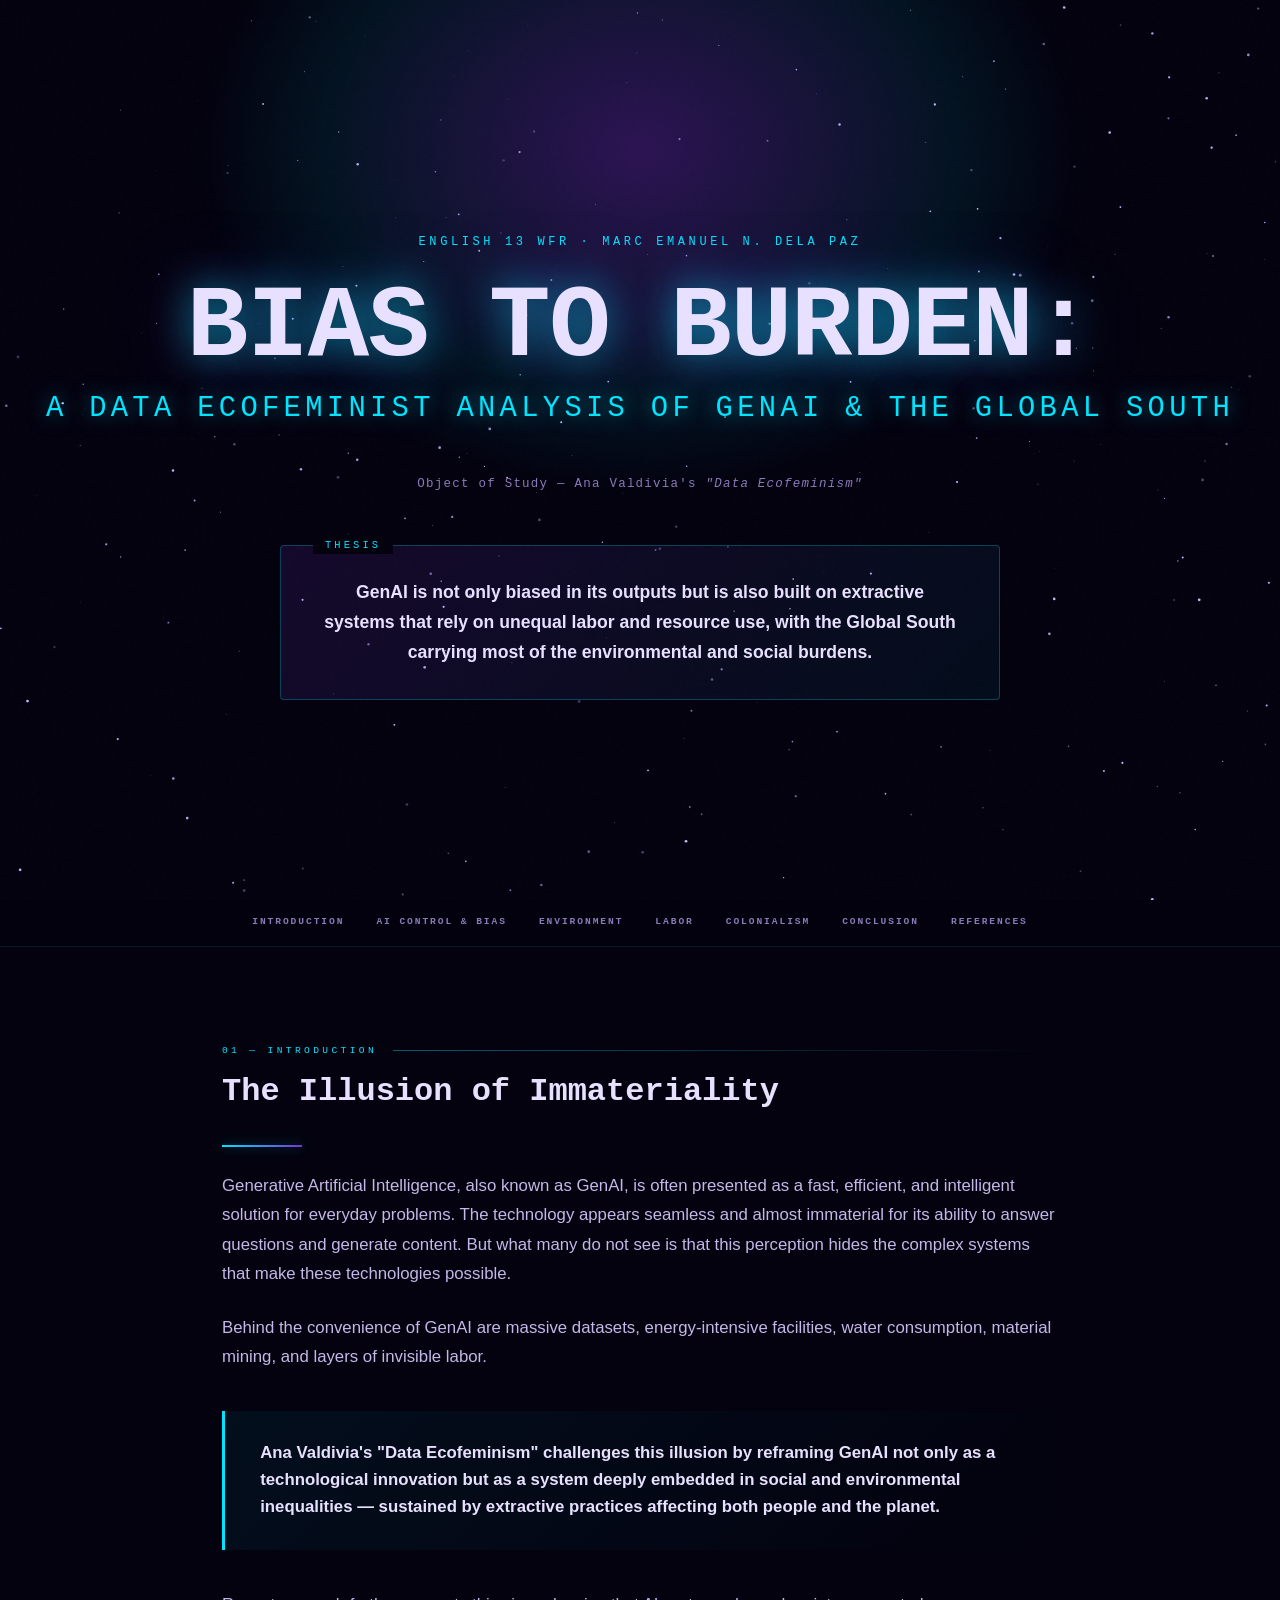
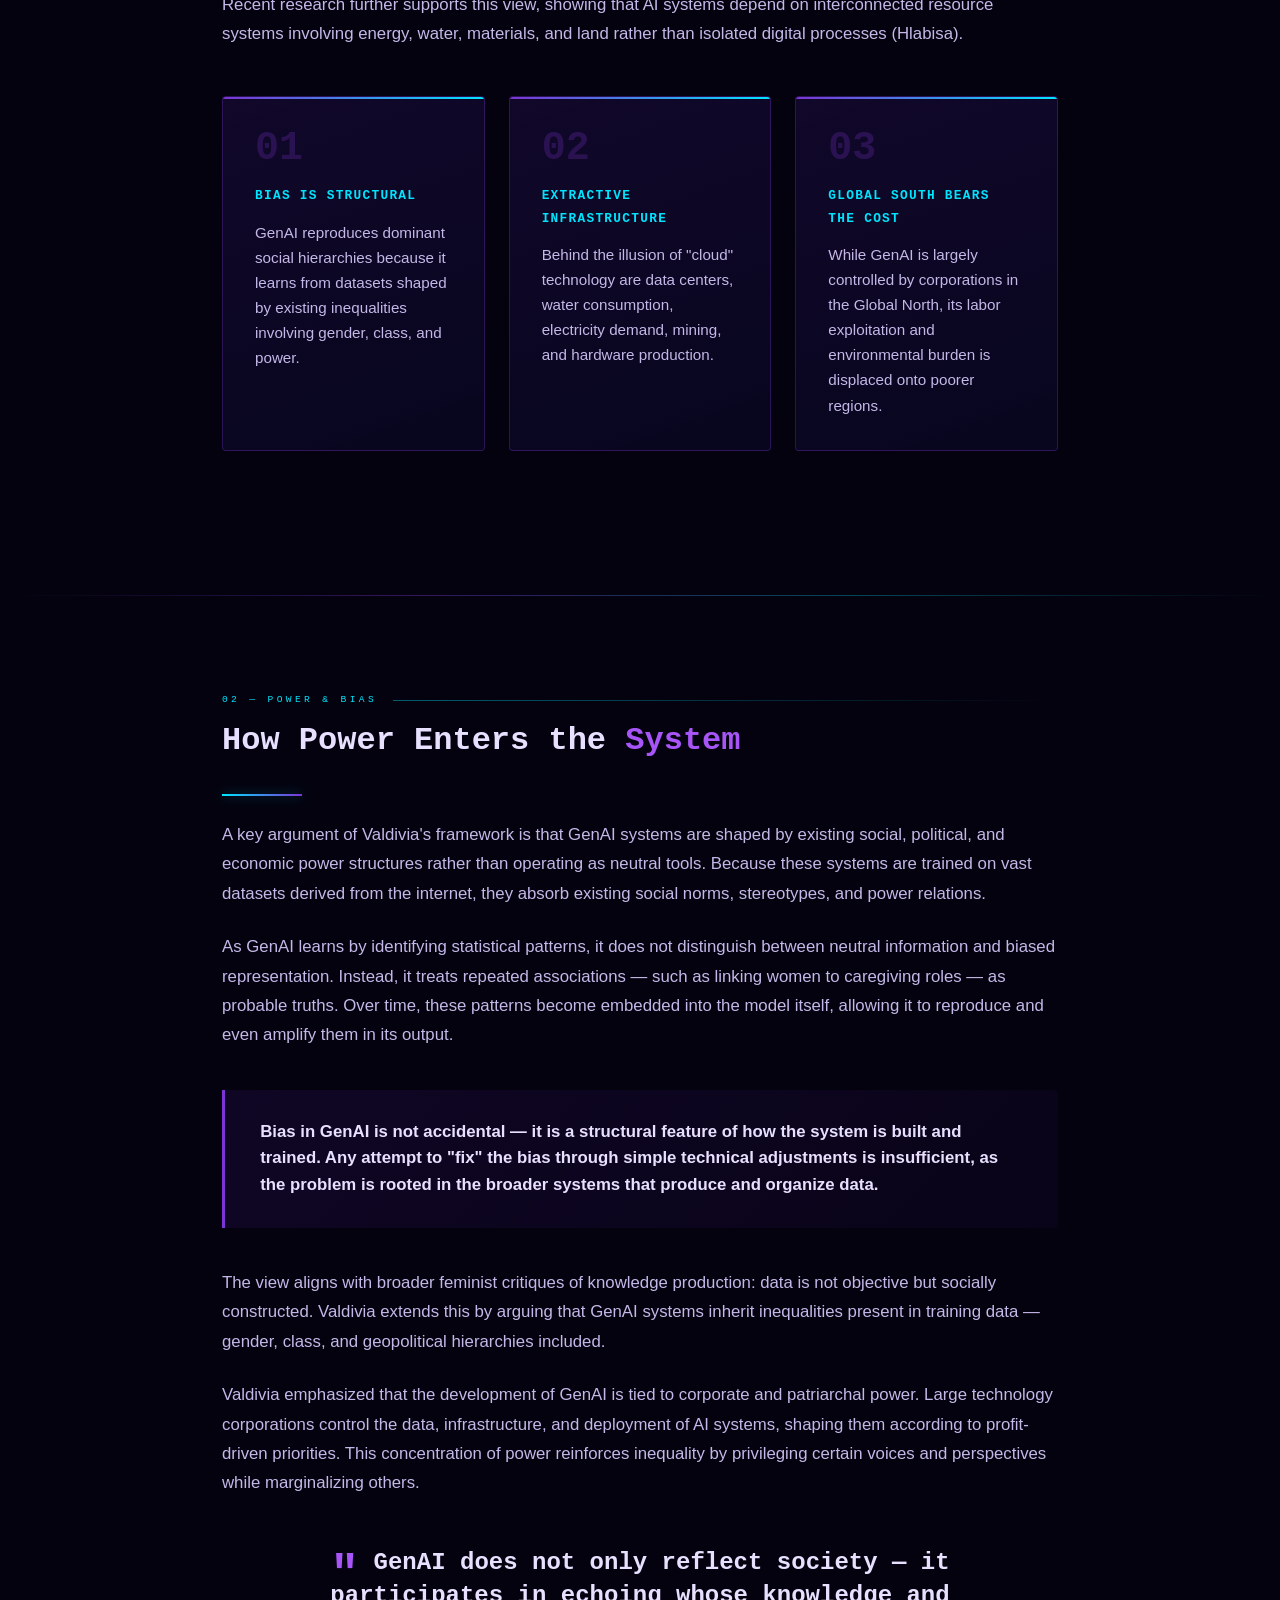
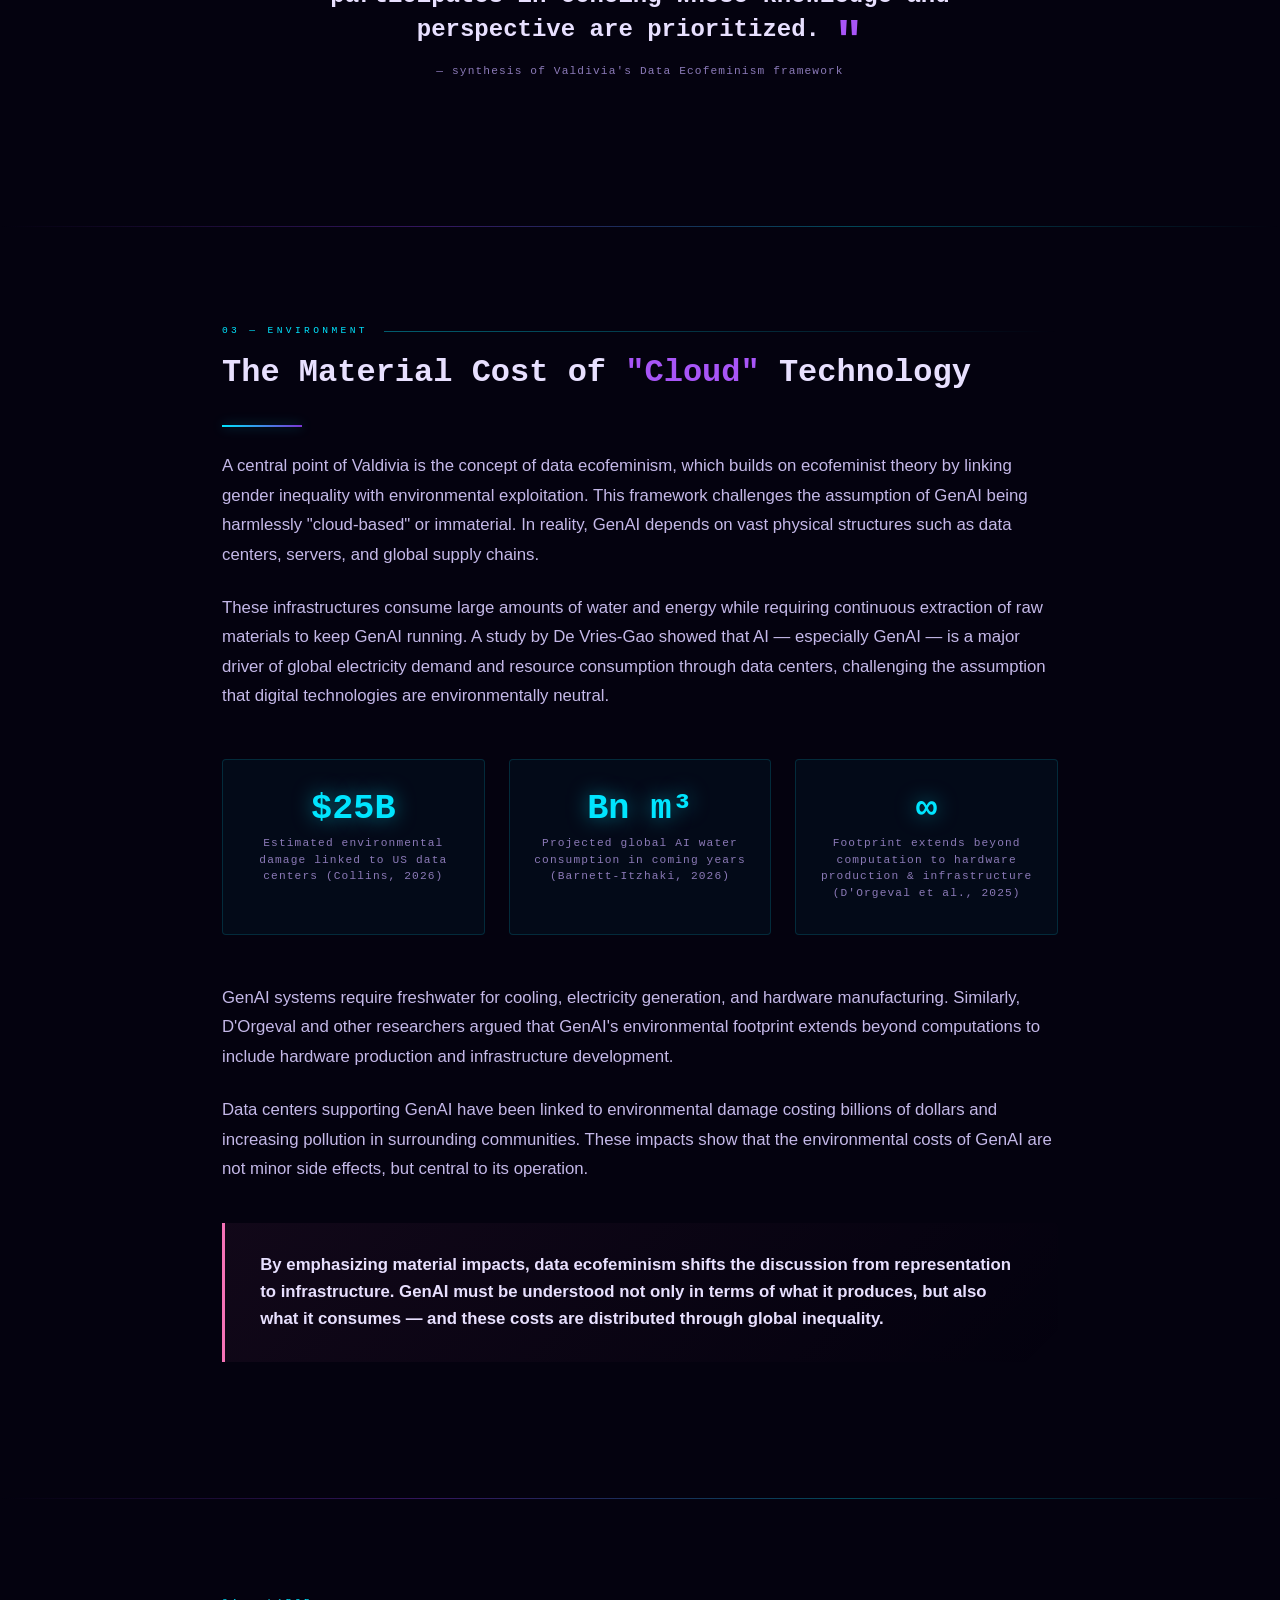
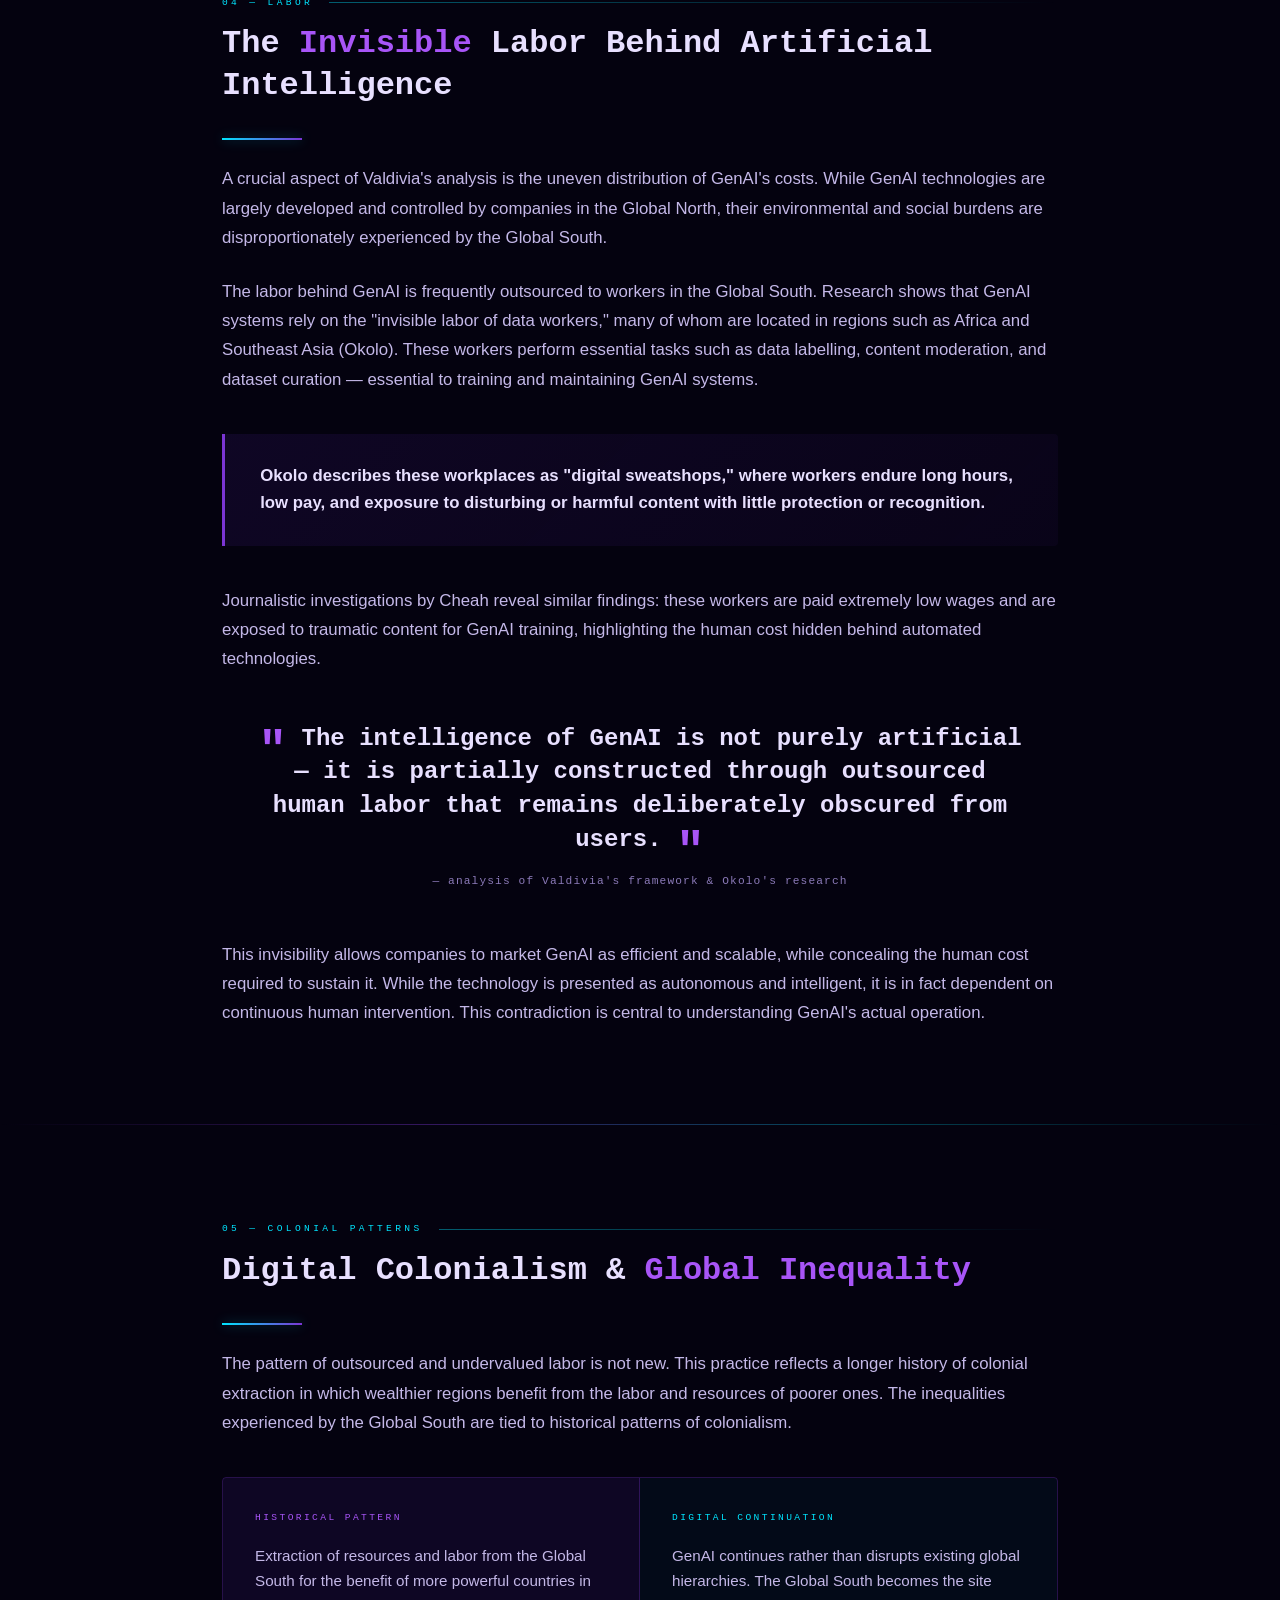
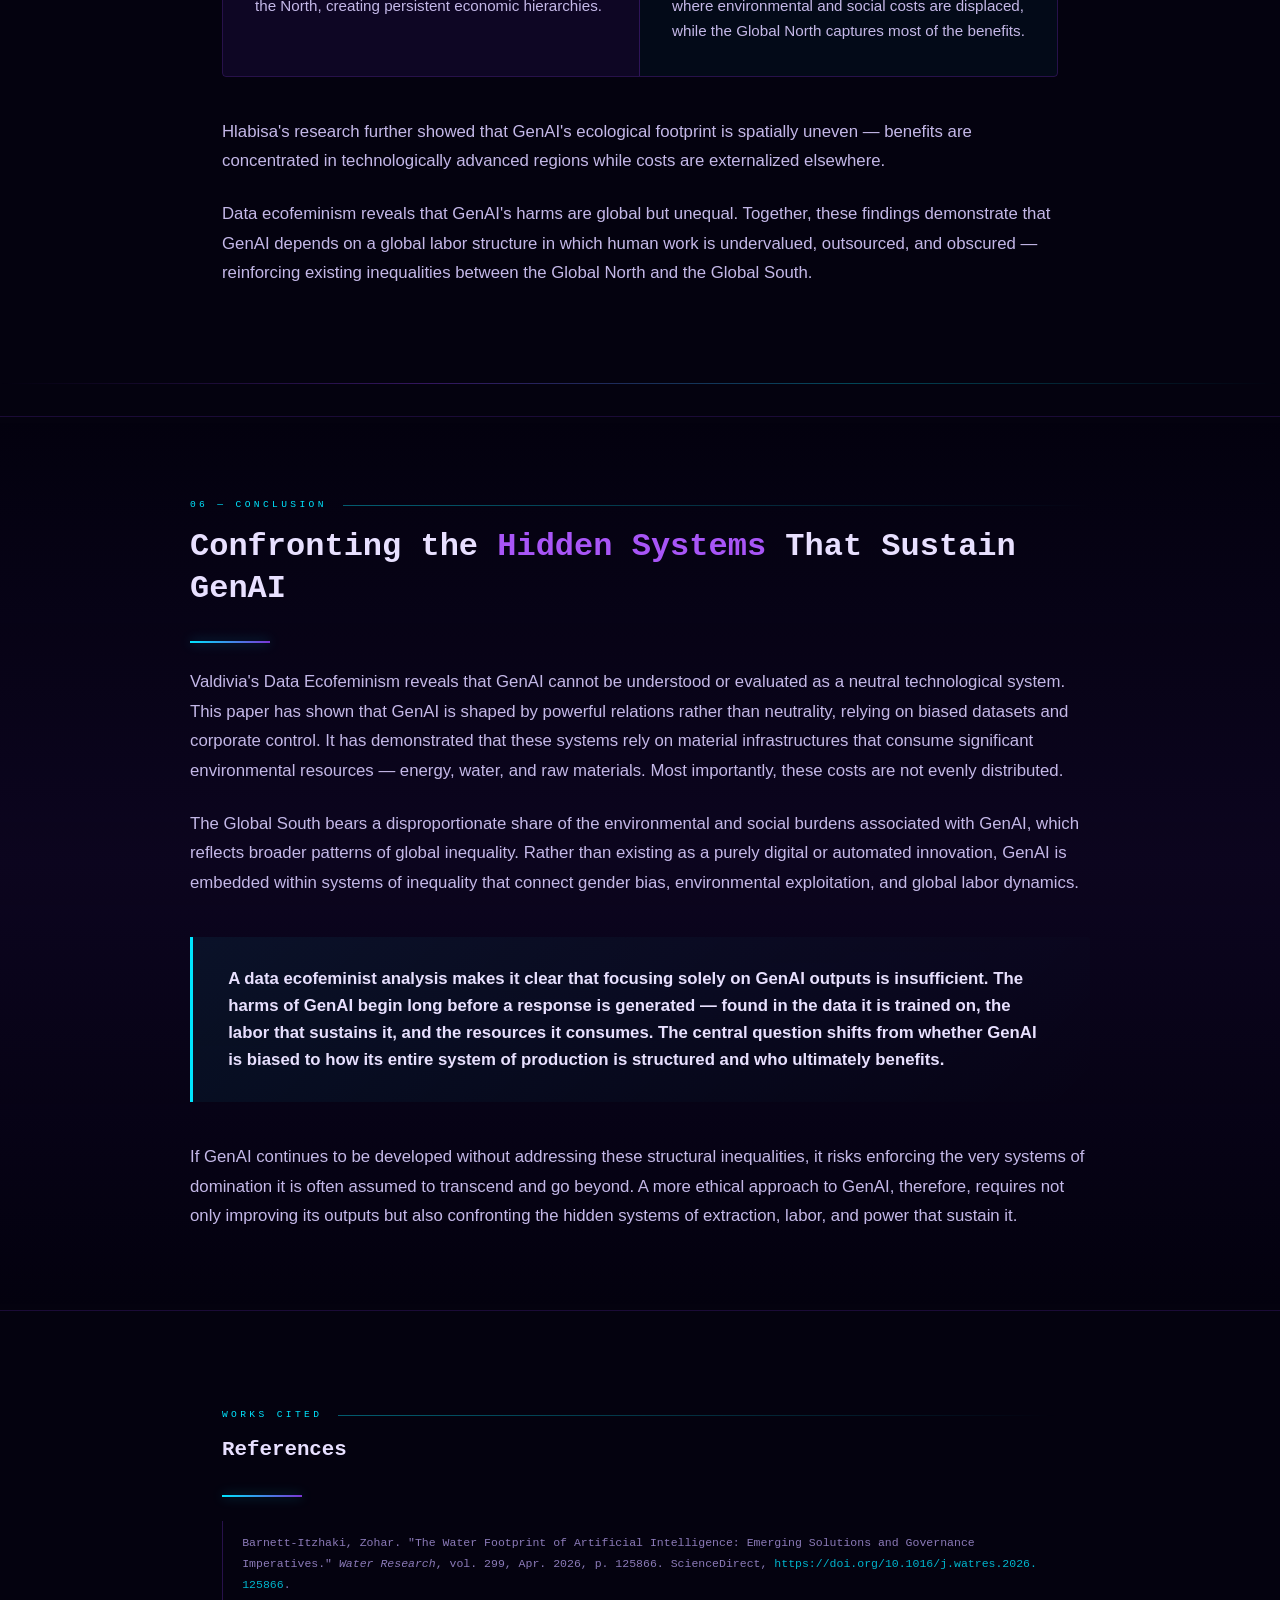
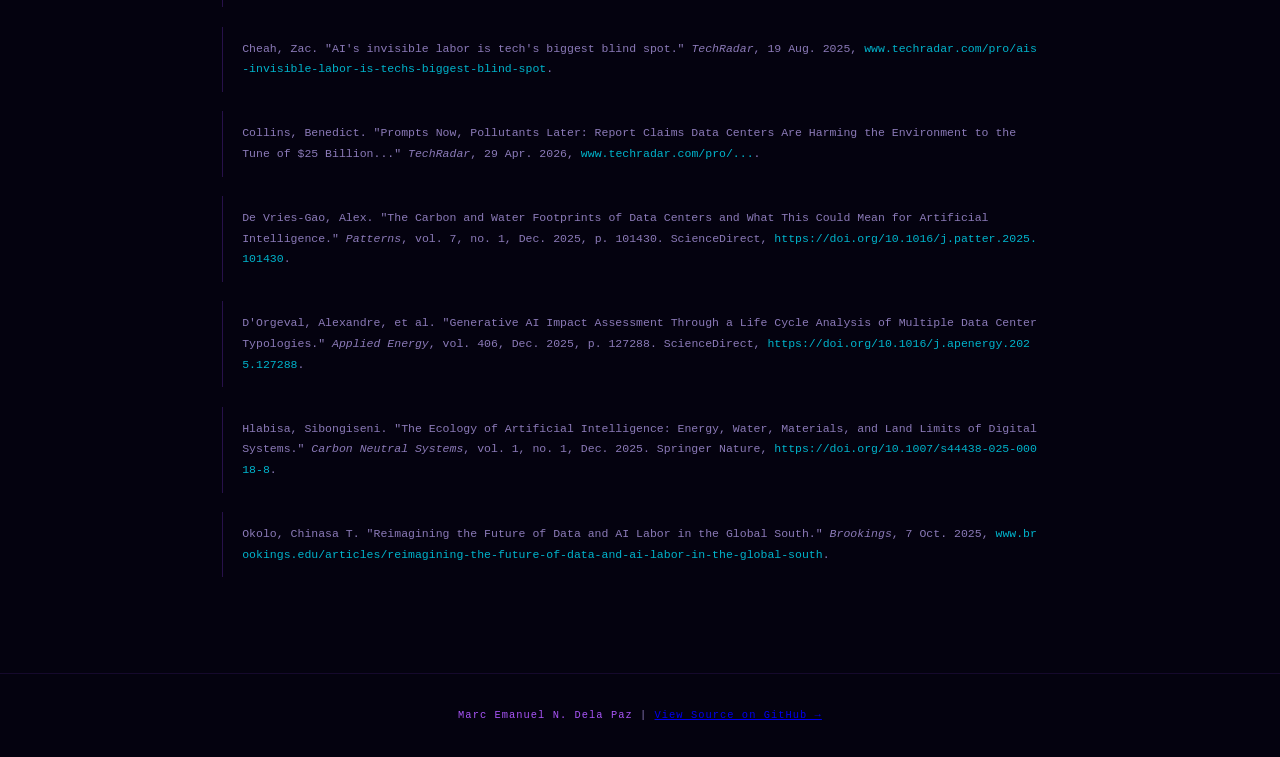
<file: index.html>
<!DOCTYPE html>
<html lang="en">
<head>
<meta charset="UTF-8">
<meta name="viewport" content="width=device-width, initial-scale=1.0">
<title>Bias to Burden — Data Ecofeminism & GenAI</title>
<link href="style.css" rel="stylesheet">
</head>
<body>

<canvas id="stars-canvas"></canvas>

<div class="site">

  <!-- HERO -->
  <header class="hero" id="top">
    <div class="hero-glow"></div>
    <p class="hero-eyebrow">English 13 WFR · Marc Emanuel N. Dela Paz</p>
    <h1 class="hero-title">
      <span class="line1">Bias to Burden:</span>
      <span class="line2">A Data Ecofeminist Analysis of GenAI &amp; the Global South</span>
    </h1>
    <p class="hero-meta">
      Object of Study — Ana Valdivia's <em>"Data Ecofeminism"</em>
    </p>
    <div class="hero-thesis">
      <p>GenAI is not only biased in its outputs but is also built on extractive systems that rely on unequal labor and resource use, with the Global South carrying most of the environmental and social burdens.</p>
    </div>
  </header>

  <!-- NAV -->
  <nav>
    <a href="#intro">Introduction</a>
    <a href="#power">AI Control &amp; Bias</a>
    <a href="#environment">Environment</a>
    <a href="#labor">Labor</a>
    <a href="#colonialism">Colonialism</a>
    <a href="#conclusion">Conclusion</a>
    <a href="#references">References</a>
  </nav>

  <!-- INTRODUCTION -->
  <section class="section" id="intro">
    <div class="section-label">01 — Introduction</div>
    <h2 class="section-heading">The Illusion of Immateriality</h2>
    <div class="glow-rule"></div>
    <div class="body-text">
      <p>Generative Artificial Intelligence, also known as GenAI, is often presented as a fast, efficient, and intelligent solution for everyday problems. The technology appears seamless and almost immaterial for its ability to answer questions and generate content. But what many do not see is that this perception hides the complex systems that make these technologies possible.</p>
      <p>Behind the convenience of GenAI are massive datasets, energy-intensive facilities, water consumption, material mining, and layers of invisible labor.</p>
    </div>
    <div class="callout cyan">
      <p>Ana Valdivia's "Data Ecofeminism" challenges this illusion by reframing GenAI not only as a technological innovation but as a system deeply embedded in social and environmental inequalities — sustained by extractive practices affecting both people and the planet.</p>
    </div>
    <div class="body-text">
      <p>Recent research further supports this view, showing that AI systems depend on interconnected resource systems involving energy, water, materials, and land rather than isolated digital processes (Hlabisa).</p>
    </div>

    <div class="pillars">
      <div class="pillar">
        <div class="pillar-num">01</div>
        <div class="pillar-title">Bias is Structural</div>
        <p>GenAI reproduces dominant social hierarchies because it learns from datasets shaped by existing inequalities involving gender, class, and power.</p>
      </div>
      <div class="pillar">
        <div class="pillar-num">02</div>
        <div class="pillar-title">Extractive Infrastructure</div>
        <p>Behind the illusion of "cloud" technology are data centers, water consumption, electricity demand, mining, and hardware production.</p>
      </div>
      <div class="pillar">
        <div class="pillar-num">03</div>
        <div class="pillar-title">Global South Bears the Cost</div>
        <p>While GenAI is largely controlled by corporations in the Global North, its labor exploitation and environmental burden is displaced onto poorer regions.</p>
      </div>
    </div>
  </section>

  <div class="divider"></div>

  <!-- POWER & BIAS -->
  <section class="section" id="power">
    <div class="section-label">02 — Power &amp; Bias</div>
    <h2 class="section-heading">How Power Enters the <em>System</em></h2>
    <div class="glow-rule"></div>
    <div class="body-text">
      <p>A key argument of Valdivia's framework is that GenAI systems are shaped by existing social, political, and economic power structures rather than operating as neutral tools. Because these systems are trained on vast datasets derived from the internet, they absorb existing social norms, stereotypes, and power relations.</p>
      <p>As GenAI learns by identifying statistical patterns, it does not distinguish between neutral information and biased representation. Instead, it treats repeated associations — such as linking women to caregiving roles — as probable truths. Over time, these patterns become embedded into the model itself, allowing it to reproduce and even amplify them in its output.</p>
    </div>

    <div class="callout">
      <p>Bias in GenAI is not accidental — it is a structural feature of how the system is built and trained. Any attempt to "fix" the bias through simple technical adjustments is insufficient, as the problem is rooted in the broader systems that produce and organize data.</p>
    </div>

    <div class="body-text">
      <p>The view aligns with broader feminist critiques of knowledge production: data is not objective but socially constructed. Valdivia extends this by arguing that GenAI systems inherit inequalities present in training data — gender, class, and geopolitical hierarchies included.</p>
      <p>Valdivia emphasized that the development of GenAI is tied to corporate and patriarchal power. Large technology corporations control the data, infrastructure, and deployment of AI systems, shaping them according to profit-driven priorities. This concentration of power reinforces inequality by privileging certain voices and perspectives while marginalizing others.</p>
    </div>

    <div class="pull-quote">
      <blockquote>
        GenAI does not only reflect society — it participates in echoing whose knowledge and perspective are prioritized.
      </blockquote>
      <cite>— synthesis of Valdivia's Data Ecofeminism framework</cite>
    </div>
  </section>

  <div class="divider"></div>

  <!-- ENVIRONMENT -->
  <section class="section" id="environment">
    <div class="section-label">03 — Environment</div>
    <h2 class="section-heading">The Material Cost of <em>"Cloud"</em> Technology</h2>
    <div class="glow-rule"></div>
    <div class="body-text">
      <p>A central point of Valdivia is the concept of data ecofeminism, which builds on ecofeminist theory by linking gender inequality with environmental exploitation. This framework challenges the assumption of GenAI being harmlessly "cloud-based" or immaterial. In reality, GenAI depends on vast physical structures such as data centers, servers, and global supply chains.</p>
      <p>These infrastructures consume large amounts of water and energy while requiring continuous extraction of raw materials to keep GenAI running. A study by De Vries-Gao showed that AI — especially GenAI — is a major driver of global electricity demand and resource consumption through data centers, challenging the assumption that digital technologies are environmentally neutral.</p>
    </div>

    <div class="stats-row">
      <div class="stat-block">
        <span class="stat-number">$25B</span>
        <div class="stat-label">Estimated environmental damage linked to US data centers (Collins, 2026)</div>
      </div>
      <div class="stat-block">
        <span class="stat-number">Bn m³</span>
        <div class="stat-label">Projected global AI water consumption in coming years (Barnett-Itzhaki, 2026)</div>
      </div>
      <div class="stat-block">
        <span class="stat-number">∞</span>
        <div class="stat-label">Footprint extends beyond computation to hardware production &amp; infrastructure (D'Orgeval et al., 2025)</div>
      </div>
    </div>

    <div class="body-text">
      <p>GenAI systems require freshwater for cooling, electricity generation, and hardware manufacturing. Similarly, D'Orgeval and other researchers argued that GenAI's environmental footprint extends beyond computations to include hardware production and infrastructure development.</p>
      <p>Data centers supporting GenAI have been linked to environmental damage costing billions of dollars and increasing pollution in surrounding communities. These impacts show that the environmental costs of GenAI are not minor side effects, but central to its operation.</p>
    </div>

    <div class="callout pink">
      <p>By emphasizing material impacts, data ecofeminism shifts the discussion from representation to infrastructure. GenAI must be understood not only in terms of what it produces, but also what it consumes — and these costs are distributed through global inequality.</p>
    </div>
  </section>

  <div class="divider"></div>

  <!-- LABOR -->
  <section class="section" id="labor">
    <div class="section-label">04 — Labor</div>
    <h2 class="section-heading">The <em>Invisible</em> Labor Behind Artificial Intelligence</h2>
    <div class="glow-rule"></div>
    <div class="body-text">
      <p>A crucial aspect of Valdivia's analysis is the uneven distribution of GenAI's costs. While GenAI technologies are largely developed and controlled by companies in the Global North, their environmental and social burdens are disproportionately experienced by the Global South.</p>
      <p>The labor behind GenAI is frequently outsourced to workers in the Global South. Research shows that GenAI systems rely on the "invisible labor of data workers," many of whom are located in regions such as Africa and Southeast Asia (Okolo). These workers perform essential tasks such as data labelling, content moderation, and dataset curation — essential to training and maintaining GenAI systems.</p>
    </div>

    <div class="callout">
      <p>Okolo describes these workplaces as "digital sweatshops," where workers endure long hours, low pay, and exposure to disturbing or harmful content with little protection or recognition.</p>
    </div>

    <div class="body-text">
      <p>Journalistic investigations by Cheah reveal similar findings: these workers are paid extremely low wages and are exposed to traumatic content for GenAI training, highlighting the human cost hidden behind automated technologies.</p>
    </div>

    <div class="pull-quote">
      <blockquote>
        The intelligence of GenAI is not purely artificial — it is partially constructed through outsourced human labor that remains deliberately obscured from users.
      </blockquote>
      <cite>— analysis of Valdivia's framework &amp; Okolo's research</cite>
    </div>

    <div class="body-text">
      <p>This invisibility allows companies to market GenAI as efficient and scalable, while concealing the human cost required to sustain it. While the technology is presented as autonomous and intelligent, it is in fact dependent on continuous human intervention. This contradiction is central to understanding GenAI's actual operation.</p>
    </div>
  </section>

  <div class="divider"></div>

  <!-- COLONIALISM -->
  <section class="section" id="colonialism">
    <div class="section-label">05 — Colonial Patterns</div>
    <h2 class="section-heading">Digital Colonialism &amp; <em>Global Inequality</em></h2>
    <div class="glow-rule"></div>
    <div class="body-text">
      <p>The pattern of outsourced and undervalued labor is not new. This practice reflects a longer history of colonial extraction in which wealthier regions benefit from the labor and resources of poorer ones. The inequalities experienced by the Global South are tied to historical patterns of colonialism.</p>
    </div>

    <div class="thread-box">
      <div class="thread-col">
        <div class="thread-label">Historical Pattern</div>
        <p>Extraction of resources and labor from the Global South for the benefit of more powerful countries in the North, creating persistent economic hierarchies.</p>
      </div>
      <div class="thread-col">
        <div class="thread-label">Digital Continuation</div>
        <p>GenAI continues rather than disrupts existing global hierarchies. The Global South becomes the site where environmental and social costs are displaced, while the Global North captures most of the benefits.</p>
      </div>
    </div>

    <div class="body-text">
      <p>Hlabisa's research further showed that GenAI's ecological footprint is spatially uneven — benefits are concentrated in technologically advanced regions while costs are externalized elsewhere.</p>
      <p>Data ecofeminism reveals that GenAI's harms are global but unequal. Together, these findings demonstrate that GenAI depends on a global labor structure in which human work is undervalued, outsourced, and obscured — reinforcing existing inequalities between the Global North and the Global South.</p>
    </div>
  </section>

  <div class="divider"></div>

  <!-- CONCLUSION -->
  <div class="accent-section">
    <section class="section" id="conclusion" style="padding: 0;">
      <div class="section-label">06 — Conclusion</div>
      <h2 class="section-heading">Confronting the <em>Hidden Systems</em> That Sustain GenAI</h2>
      <div class="glow-rule"></div>
      <div class="body-text">
        <p>Valdivia's Data Ecofeminism reveals that GenAI cannot be understood or evaluated as a neutral technological system. This paper has shown that GenAI is shaped by powerful relations rather than neutrality, relying on biased datasets and corporate control. It has demonstrated that these systems rely on material infrastructures that consume significant environmental resources — energy, water, and raw materials. Most importantly, these costs are not evenly distributed.</p>
        <p>The Global South bears a disproportionate share of the environmental and social burdens associated with GenAI, which reflects broader patterns of global inequality. Rather than existing as a purely digital or automated innovation, GenAI is embedded within systems of inequality that connect gender bias, environmental exploitation, and global labor dynamics.</p>
      </div>

      <div class="callout cyan">
        <p>A data ecofeminist analysis makes it clear that focusing solely on GenAI outputs is insufficient. The harms of GenAI begin long before a response is generated — found in the data it is trained on, the labor that sustains it, and the resources it consumes. The central question shifts from whether GenAI is biased to how its entire system of production is structured and who ultimately benefits.</p>
      </div>

      <div class="body-text">
        <p>If GenAI continues to be developed without addressing these structural inequalities, it risks enforcing the very systems of domination it is often assumed to transcend and go beyond. A more ethical approach to GenAI, therefore, requires not only improving its outputs but also confronting the hidden systems of extraction, labor, and power that sustain it.</p>
      </div>
    </section>
  </div>

  <!-- REFERENCES -->
  <section class="references" id="references">
    <div class="section-label">Works Cited</div>
    <h2 class="section-heading" style="font-size:1.3rem;">References</h2>
    <div class="glow-rule"></div>
    <ul class="ref-list">
      <li>Barnett-Itzhaki, Zohar. "The Water Footprint of Artificial Intelligence: Emerging Solutions and Governance Imperatives." <em>Water Research</em>, vol. 299, Apr. 2026, p. 125866. ScienceDirect, <a href="https://doi.org/10.1016/j.watres.2026.125866" target="_blank">https://doi.org/10.1016/j.watres.2026.125866</a>.</li>
      <li>Cheah, Zac. "AI's invisible labor is tech's biggest blind spot." <em>TechRadar</em>, 19 Aug. 2025, <a href="https://www.techradar.com/pro/ais-invisible-labor-is-techs-biggest-blind-spot" target="_blank">www.techradar.com/pro/ais-invisible-labor-is-techs-biggest-blind-spot</a>.</li>
      <li>Collins, Benedict. "Prompts Now, Pollutants Later: Report Claims Data Centers Are Harming the Environment to the Tune of $25 Billion..." <em>TechRadar</em>, 29 Apr. 2026, <a href="https://www.techradar.com/pro/prompts-now-pollutants-later-report-claims-data-centers-are-harming-the-environment-to-the-tune-of-usd25-billion-and-inducing-a-debt-on-the-health-of-current-and-future-generations" target="_blank">www.techradar.com/pro/...</a>.</li>
      <li>De Vries-Gao, Alex. "The Carbon and Water Footprints of Data Centers and What This Could Mean for Artificial Intelligence." <em>Patterns</em>, vol. 7, no. 1, Dec. 2025, p. 101430. ScienceDirect, <a href="https://doi.org/10.1016/j.patter.2025.101430" target="_blank">https://doi.org/10.1016/j.patter.2025.101430</a>.</li>
      <li>D'Orgeval, Alexandre, et al. "Generative AI Impact Assessment Through a Life Cycle Analysis of Multiple Data Center Typologies." <em>Applied Energy</em>, vol. 406, Dec. 2025, p. 127288. ScienceDirect, <a href="https://doi.org/10.1016/j.apenergy.2025.127288" target="_blank">https://doi.org/10.1016/j.apenergy.2025.127288</a>.</li>
      <li>Hlabisa, Sibongiseni. "The Ecology of Artificial Intelligence: Energy, Water, Materials, and Land Limits of Digital Systems." <em>Carbon Neutral Systems</em>, vol. 1, no. 1, Dec. 2025. Springer Nature, <a href="https://doi.org/10.1007/s44438-025-00018-8" target="_blank">https://doi.org/10.1007/s44438-025-00018-8</a>.</li>
      <li>Okolo, Chinasa T. "Reimagining the Future of Data and AI Labor in the Global South." <em>Brookings</em>, 7 Oct. 2025, <a href="https://www.brookings.edu/articles/reimagining-the-future-of-data-and-ai-labor-in-the-global-south" target="_blank">www.brookings.edu/articles/reimagining-the-future-of-data-and-ai-labor-in-the-global-south</a>.</li>
    </ul>
  </section>

  <footer>
    <span>Marc Emanuel N. Dela Paz</span> | <a
  href="https://github.com/ZAP-ALED/GenAI_Analysis_Paper_Eng13_Extended_Poster"
  target="_blank"
  rel="noopener noreferrer"
  className="text-neutral-400 hover:text-white transition underline underline-offset-4"
>
  View Source on GitHub →
</a>
  </footer>
<script src="script.js"></script>
</div>
</body>
</html>
</file>
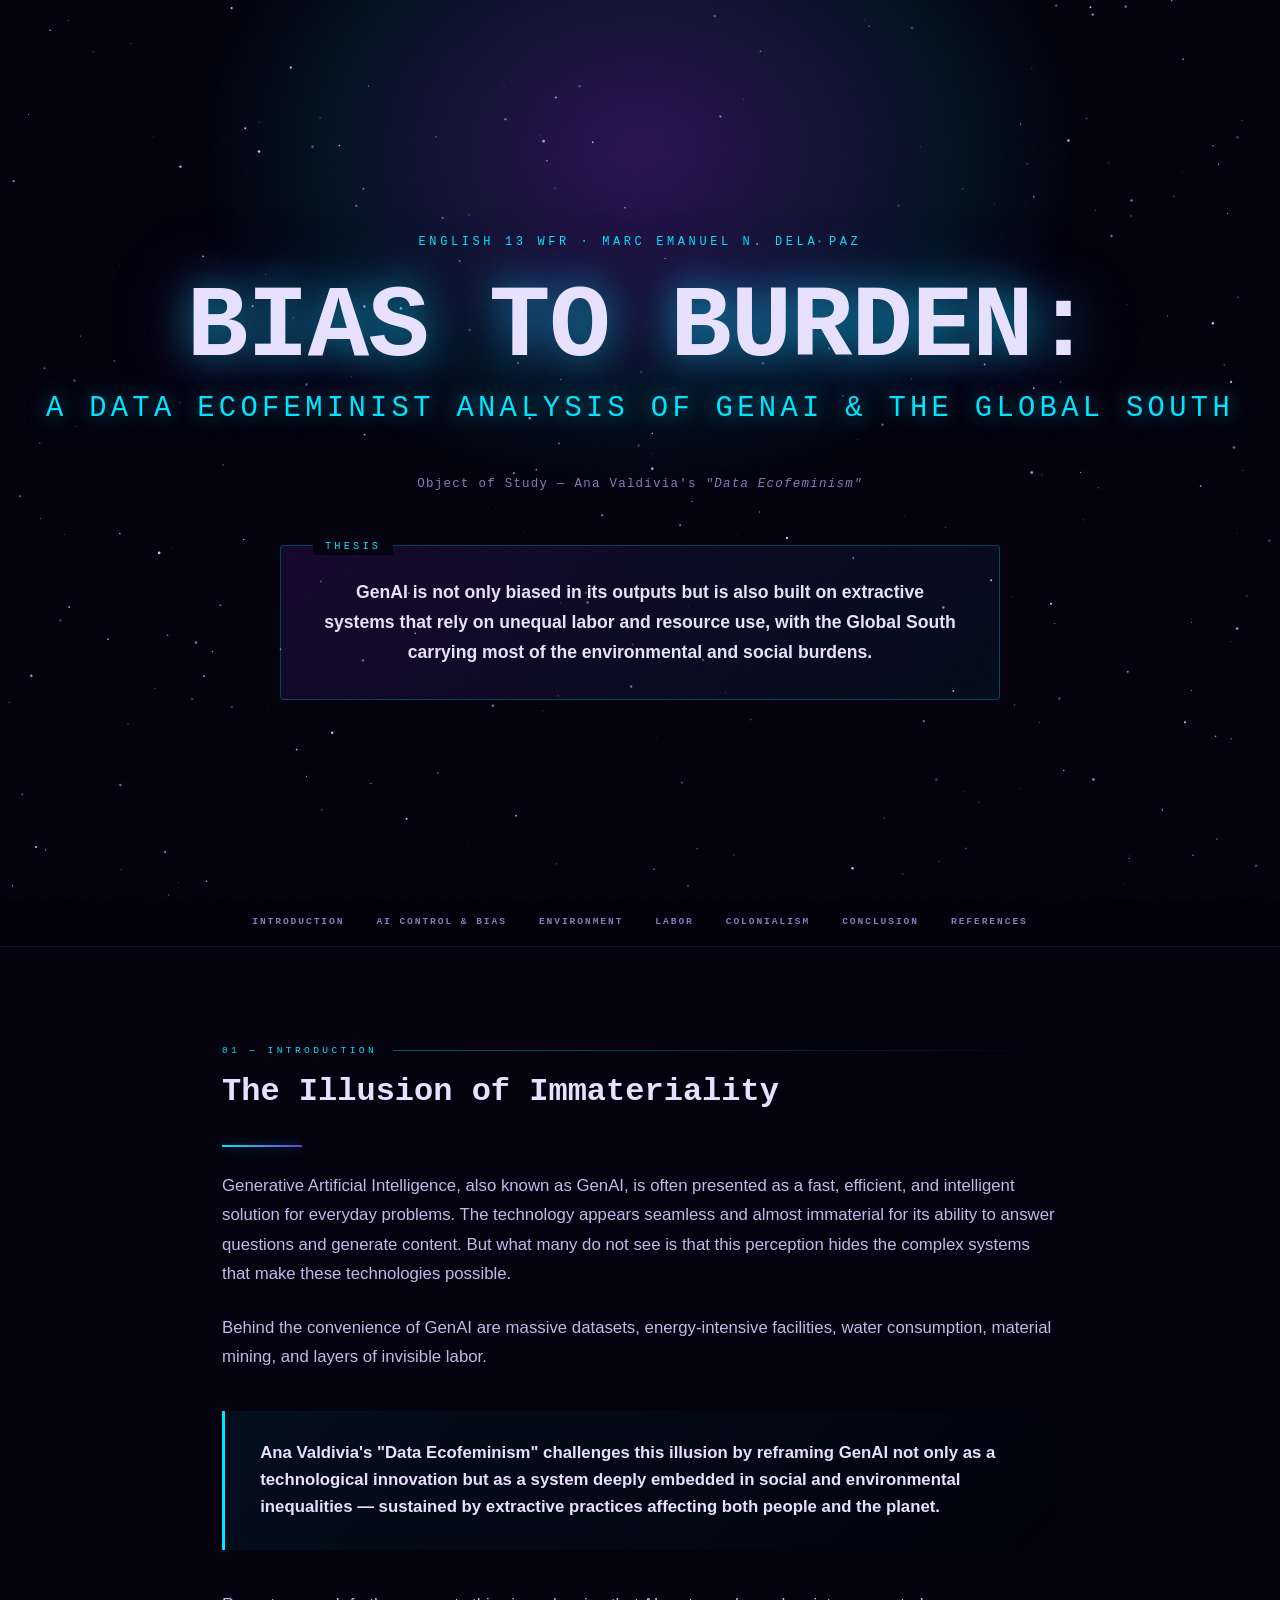
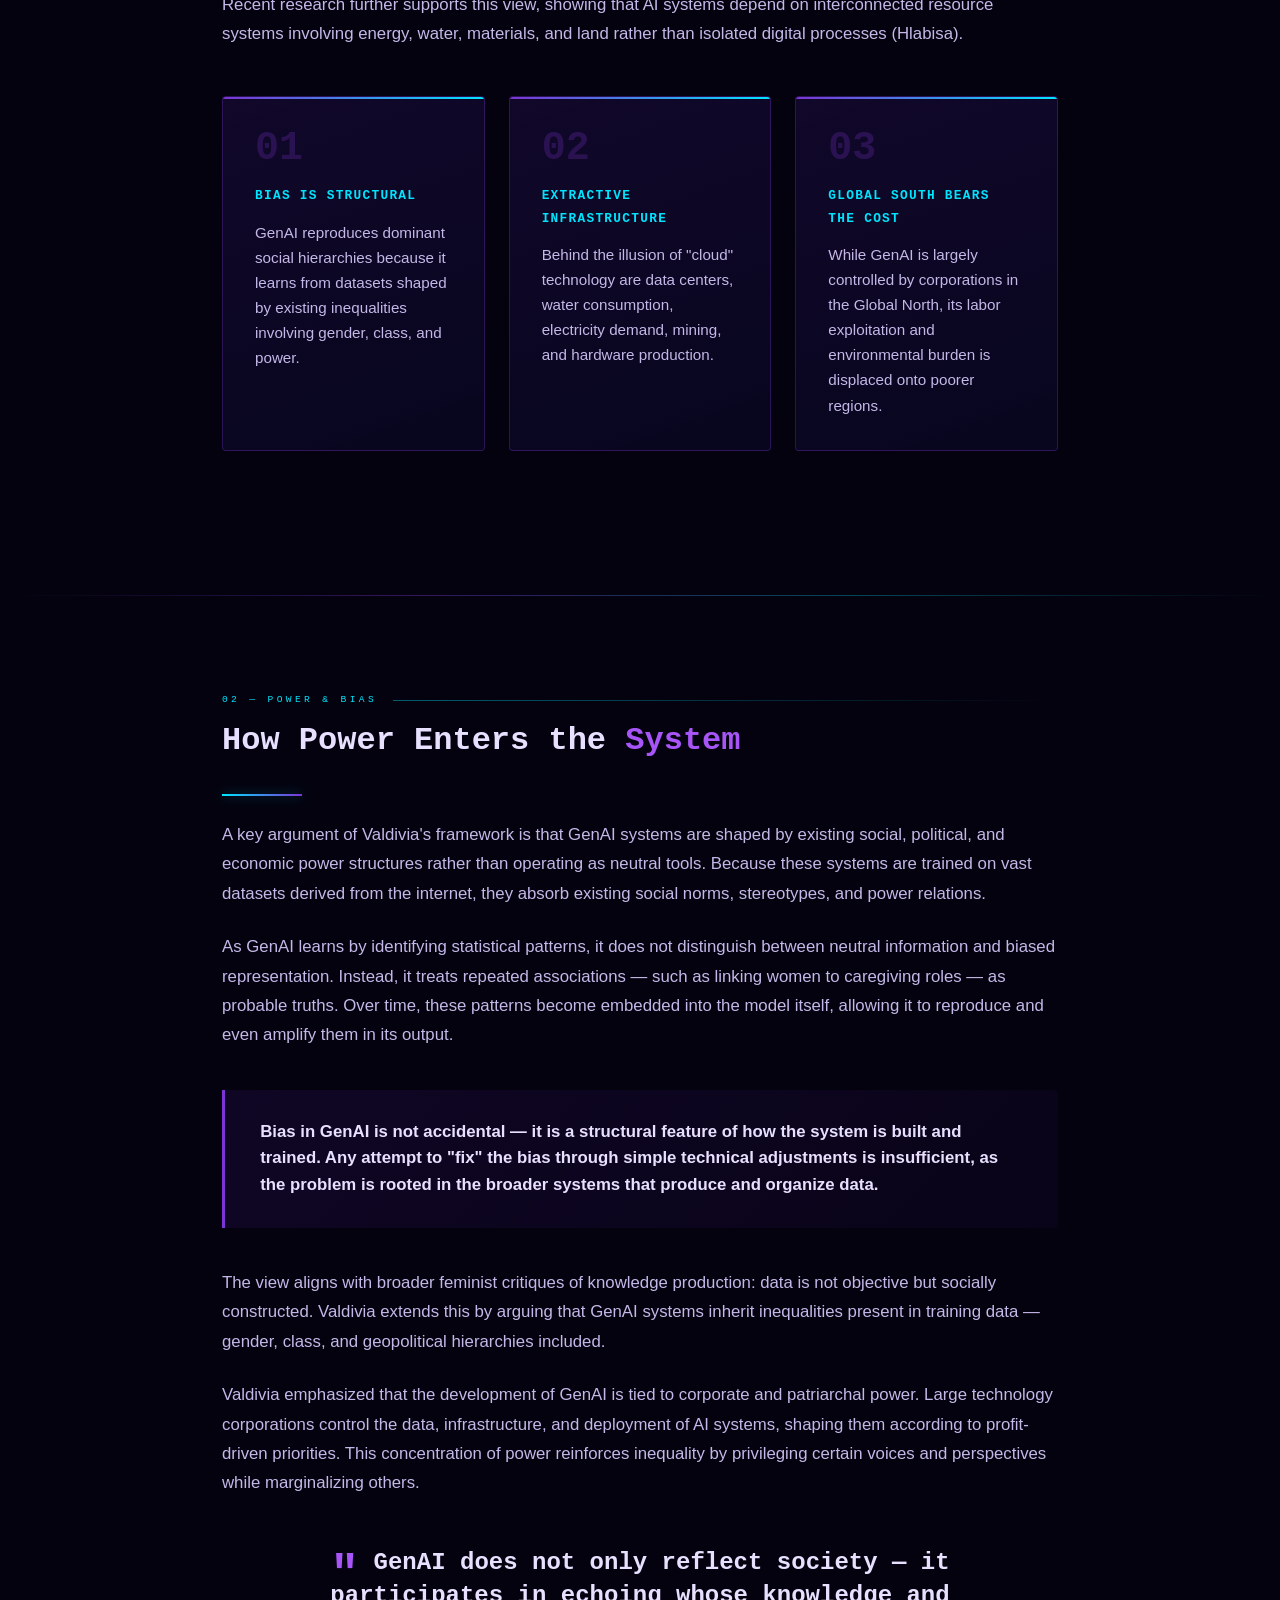
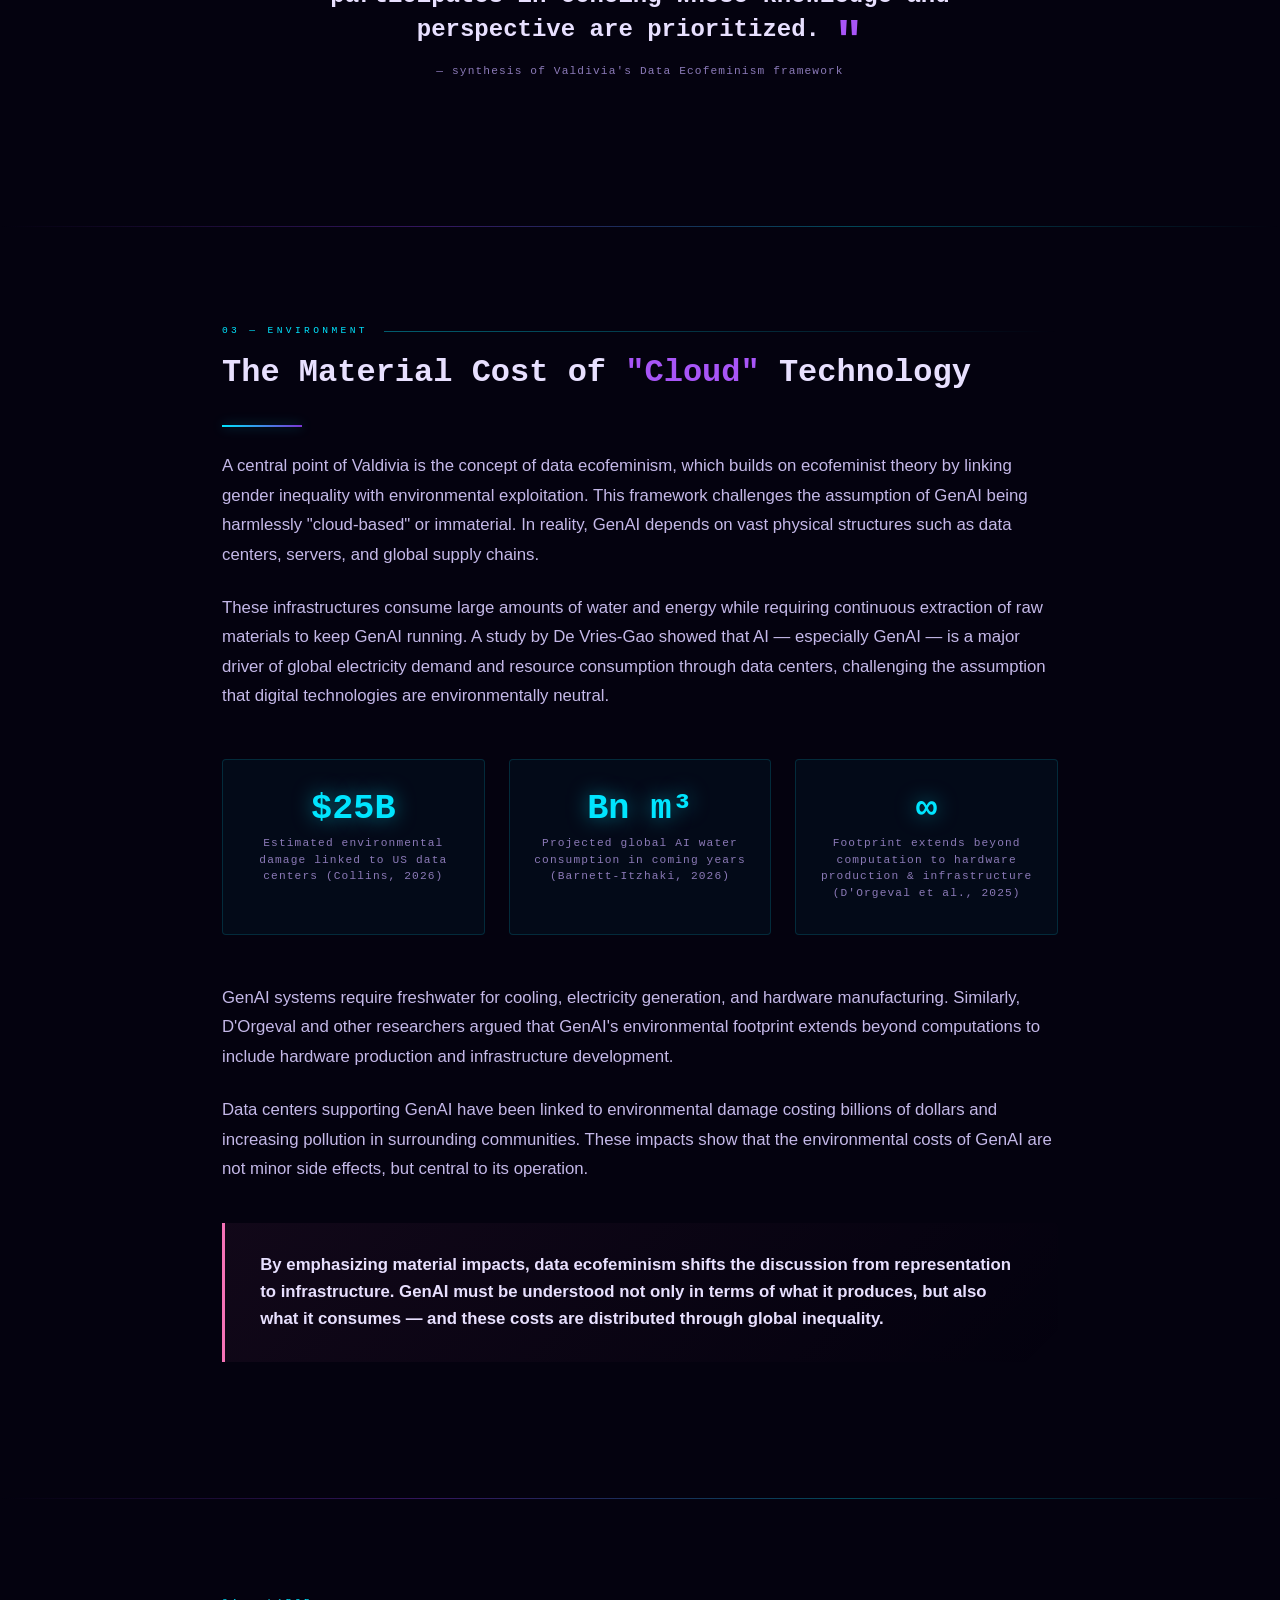
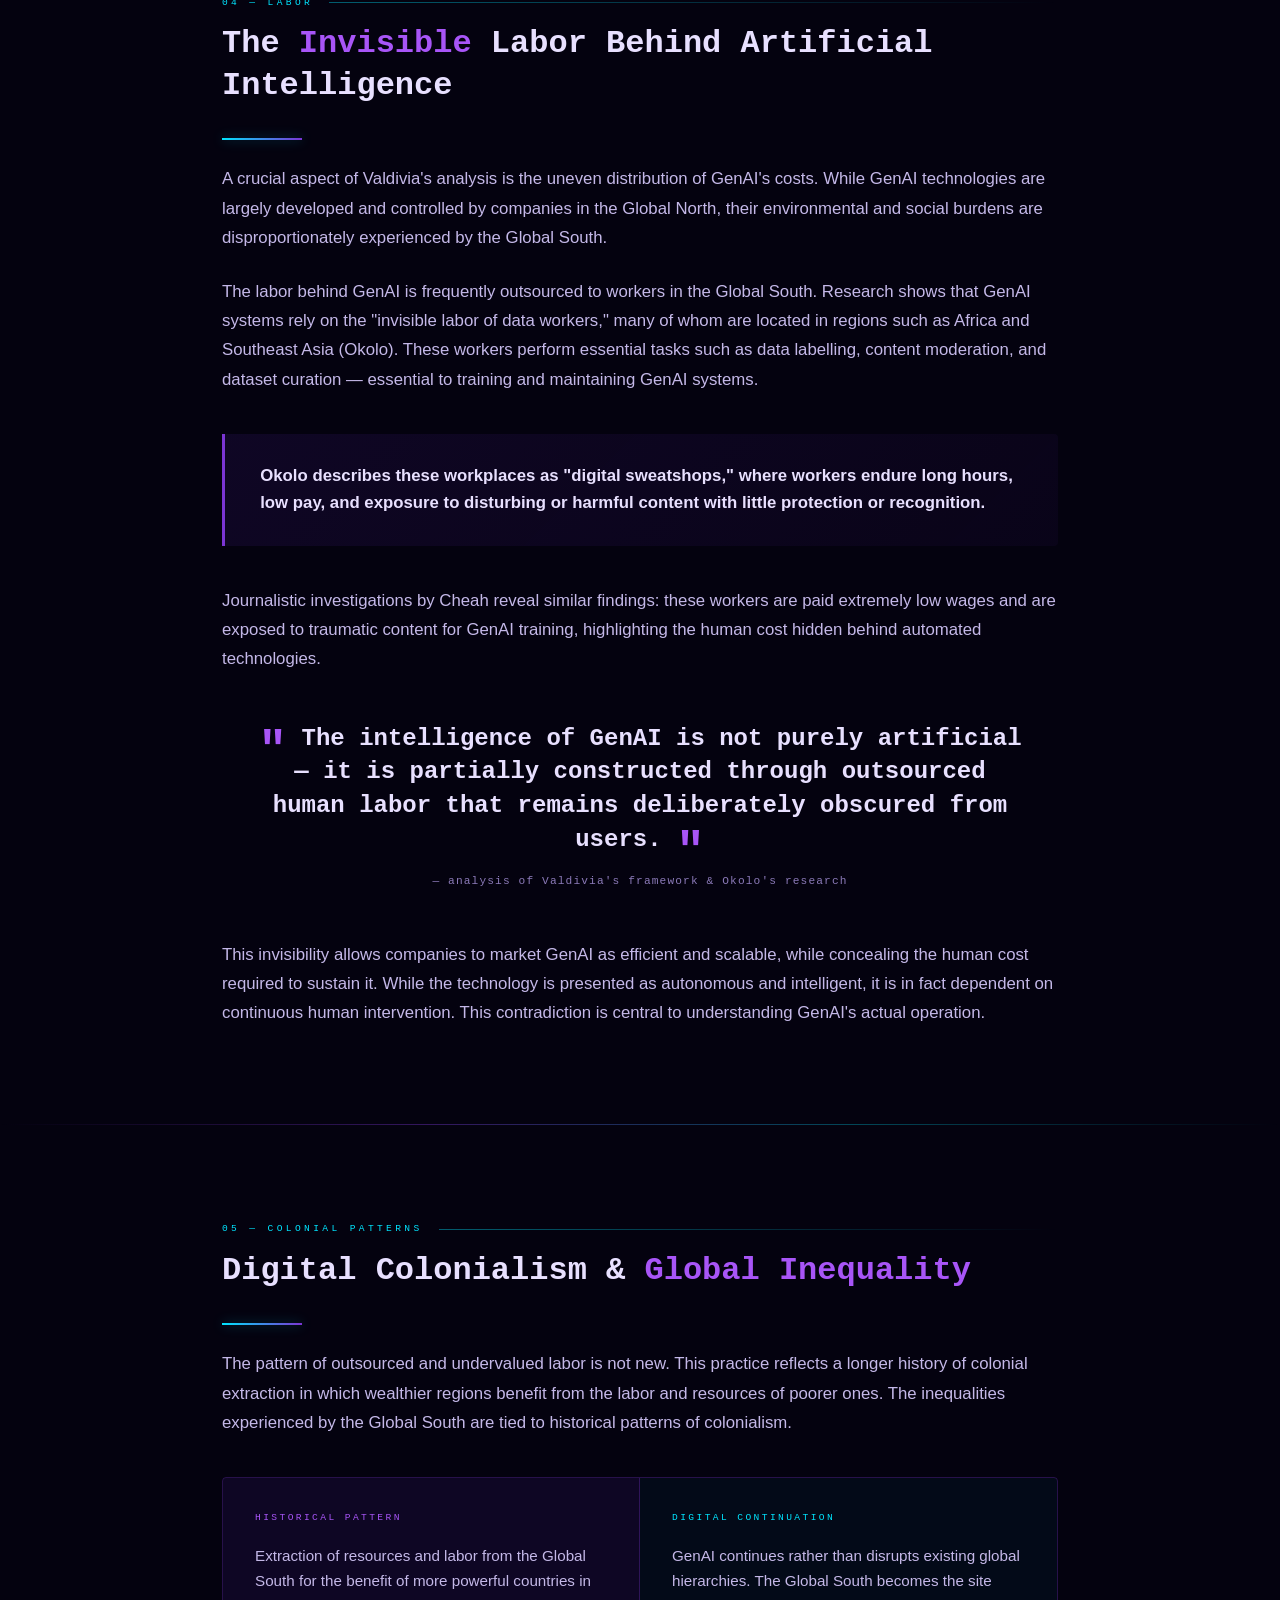
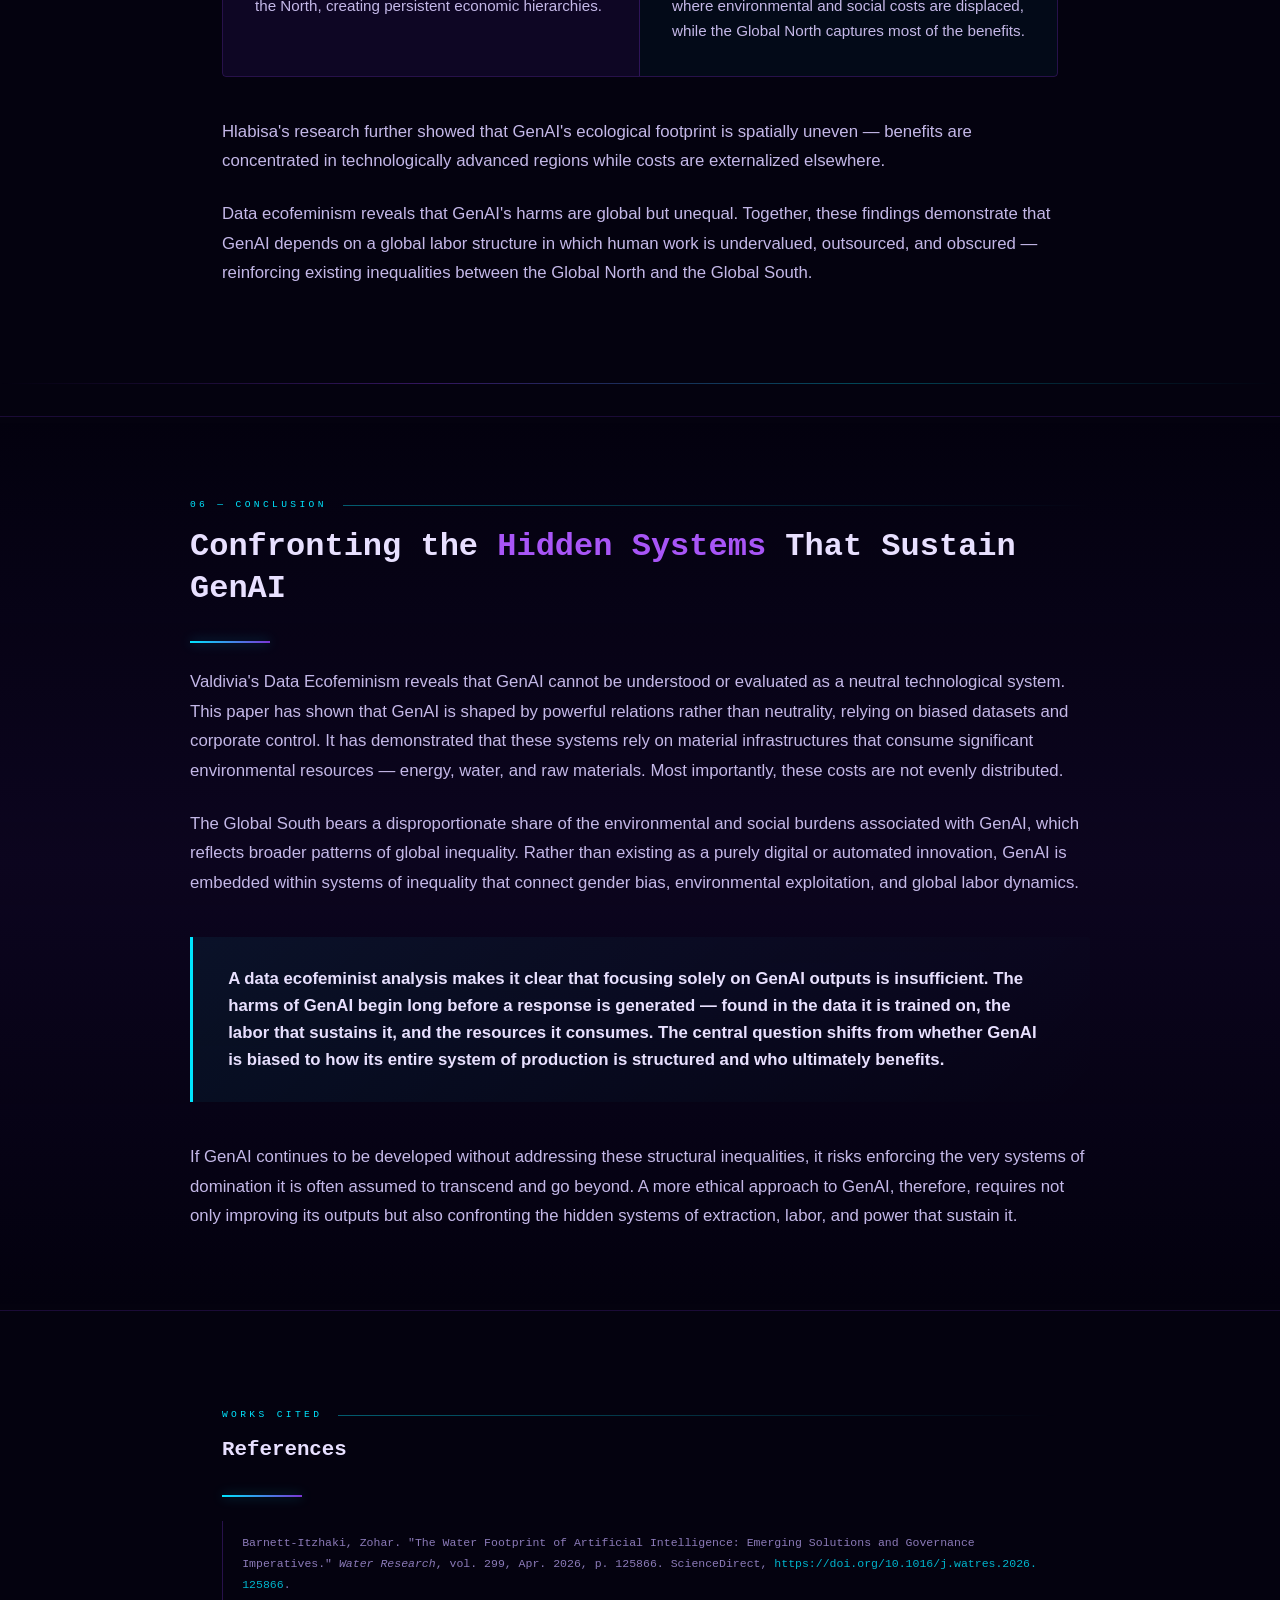
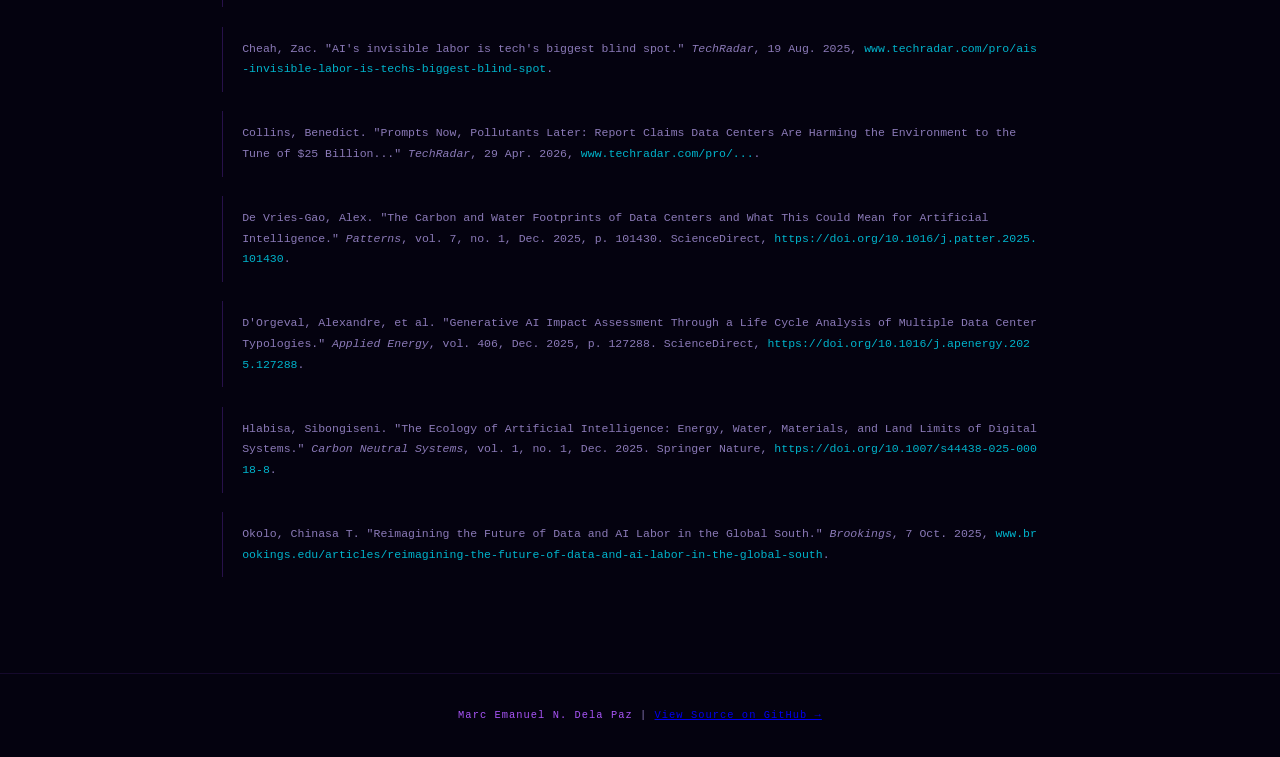
<file: main.html>
<!DOCTYPE html>
<html lang="en">
<head>
<meta charset="UTF-8">
<meta name="viewport" content="width=device-width, initial-scale=1.0">
<title>Bias to Burden — Data Ecofeminism & GenAI</title>
<link href="style.css" rel="stylesheet">
</head>
<body>

<canvas id="stars-canvas"></canvas>

<div class="site">

  <!-- HERO -->
  <header class="hero" id="top">
    <div class="hero-glow"></div>
    <p class="hero-eyebrow">English 13 WFR · Marc Emanuel N. Dela Paz</p>
    <h1 class="hero-title">
      <span class="line1">Bias to Burden:</span>
      <span class="line2">A Data Ecofeminist Analysis of GenAI &amp; the Global South</span>
    </h1>
    <p class="hero-meta">
      Object of Study — Ana Valdivia's <em>"Data Ecofeminism"</em>
    </p>
    <div class="hero-thesis">
      <p>GenAI is not only biased in its outputs but is also built on extractive systems that rely on unequal labor and resource use, with the Global South carrying most of the environmental and social burdens.</p>
    </div>
  </header>

  <!-- NAV -->
  <nav>
    <a href="#intro">Introduction</a>
    <a href="#power">AI Control &amp; Bias</a>
    <a href="#environment">Environment</a>
    <a href="#labor">Labor</a>
    <a href="#colonialism">Colonialism</a>
    <a href="#conclusion">Conclusion</a>
    <a href="#references">References</a>
  </nav>

  <!-- INTRODUCTION -->
  <section class="section" id="intro">
    <div class="section-label">01 — Introduction</div>
    <h2 class="section-heading">The Illusion of Immateriality</h2>
    <div class="glow-rule"></div>
    <div class="body-text">
      <p>Generative Artificial Intelligence, also known as GenAI, is often presented as a fast, efficient, and intelligent solution for everyday problems. The technology appears seamless and almost immaterial for its ability to answer questions and generate content. But what many do not see is that this perception hides the complex systems that make these technologies possible.</p>
      <p>Behind the convenience of GenAI are massive datasets, energy-intensive facilities, water consumption, material mining, and layers of invisible labor.</p>
    </div>
    <div class="callout cyan">
      <p>Ana Valdivia's "Data Ecofeminism" challenges this illusion by reframing GenAI not only as a technological innovation but as a system deeply embedded in social and environmental inequalities — sustained by extractive practices affecting both people and the planet.</p>
    </div>
    <div class="body-text">
      <p>Recent research further supports this view, showing that AI systems depend on interconnected resource systems involving energy, water, materials, and land rather than isolated digital processes (Hlabisa).</p>
    </div>

    <div class="pillars">
      <div class="pillar">
        <div class="pillar-num">01</div>
        <div class="pillar-title">Bias is Structural</div>
        <p>GenAI reproduces dominant social hierarchies because it learns from datasets shaped by existing inequalities involving gender, class, and power.</p>
      </div>
      <div class="pillar">
        <div class="pillar-num">02</div>
        <div class="pillar-title">Extractive Infrastructure</div>
        <p>Behind the illusion of "cloud" technology are data centers, water consumption, electricity demand, mining, and hardware production.</p>
      </div>
      <div class="pillar">
        <div class="pillar-num">03</div>
        <div class="pillar-title">Global South Bears the Cost</div>
        <p>While GenAI is largely controlled by corporations in the Global North, its labor exploitation and environmental burden is displaced onto poorer regions.</p>
      </div>
    </div>
  </section>

  <div class="divider"></div>

  <!-- POWER & BIAS -->
  <section class="section" id="power">
    <div class="section-label">02 — Power &amp; Bias</div>
    <h2 class="section-heading">How Power Enters the <em>System</em></h2>
    <div class="glow-rule"></div>
    <div class="body-text">
      <p>A key argument of Valdivia's framework is that GenAI systems are shaped by existing social, political, and economic power structures rather than operating as neutral tools. Because these systems are trained on vast datasets derived from the internet, they absorb existing social norms, stereotypes, and power relations.</p>
      <p>As GenAI learns by identifying statistical patterns, it does not distinguish between neutral information and biased representation. Instead, it treats repeated associations — such as linking women to caregiving roles — as probable truths. Over time, these patterns become embedded into the model itself, allowing it to reproduce and even amplify them in its output.</p>
    </div>

    <div class="callout">
      <p>Bias in GenAI is not accidental — it is a structural feature of how the system is built and trained. Any attempt to "fix" the bias through simple technical adjustments is insufficient, as the problem is rooted in the broader systems that produce and organize data.</p>
    </div>

    <div class="body-text">
      <p>The view aligns with broader feminist critiques of knowledge production: data is not objective but socially constructed. Valdivia extends this by arguing that GenAI systems inherit inequalities present in training data — gender, class, and geopolitical hierarchies included.</p>
      <p>Valdivia emphasized that the development of GenAI is tied to corporate and patriarchal power. Large technology corporations control the data, infrastructure, and deployment of AI systems, shaping them according to profit-driven priorities. This concentration of power reinforces inequality by privileging certain voices and perspectives while marginalizing others.</p>
    </div>

    <div class="pull-quote">
      <blockquote>
        GenAI does not only reflect society — it participates in echoing whose knowledge and perspective are prioritized.
      </blockquote>
      <cite>— synthesis of Valdivia's Data Ecofeminism framework</cite>
    </div>
  </section>

  <div class="divider"></div>

  <!-- ENVIRONMENT -->
  <section class="section" id="environment">
    <div class="section-label">03 — Environment</div>
    <h2 class="section-heading">The Material Cost of <em>"Cloud"</em> Technology</h2>
    <div class="glow-rule"></div>
    <div class="body-text">
      <p>A central point of Valdivia is the concept of data ecofeminism, which builds on ecofeminist theory by linking gender inequality with environmental exploitation. This framework challenges the assumption of GenAI being harmlessly "cloud-based" or immaterial. In reality, GenAI depends on vast physical structures such as data centers, servers, and global supply chains.</p>
      <p>These infrastructures consume large amounts of water and energy while requiring continuous extraction of raw materials to keep GenAI running. A study by De Vries-Gao showed that AI — especially GenAI — is a major driver of global electricity demand and resource consumption through data centers, challenging the assumption that digital technologies are environmentally neutral.</p>
    </div>

    <div class="stats-row">
      <div class="stat-block">
        <span class="stat-number">$25B</span>
        <div class="stat-label">Estimated environmental damage linked to US data centers (Collins, 2026)</div>
      </div>
      <div class="stat-block">
        <span class="stat-number">Bn m³</span>
        <div class="stat-label">Projected global AI water consumption in coming years (Barnett-Itzhaki, 2026)</div>
      </div>
      <div class="stat-block">
        <span class="stat-number">∞</span>
        <div class="stat-label">Footprint extends beyond computation to hardware production &amp; infrastructure (D'Orgeval et al., 2025)</div>
      </div>
    </div>

    <div class="body-text">
      <p>GenAI systems require freshwater for cooling, electricity generation, and hardware manufacturing. Similarly, D'Orgeval and other researchers argued that GenAI's environmental footprint extends beyond computations to include hardware production and infrastructure development.</p>
      <p>Data centers supporting GenAI have been linked to environmental damage costing billions of dollars and increasing pollution in surrounding communities. These impacts show that the environmental costs of GenAI are not minor side effects, but central to its operation.</p>
    </div>

    <div class="callout pink">
      <p>By emphasizing material impacts, data ecofeminism shifts the discussion from representation to infrastructure. GenAI must be understood not only in terms of what it produces, but also what it consumes — and these costs are distributed through global inequality.</p>
    </div>
  </section>

  <div class="divider"></div>

  <!-- LABOR -->
  <section class="section" id="labor">
    <div class="section-label">04 — Labor</div>
    <h2 class="section-heading">The <em>Invisible</em> Labor Behind Artificial Intelligence</h2>
    <div class="glow-rule"></div>
    <div class="body-text">
      <p>A crucial aspect of Valdivia's analysis is the uneven distribution of GenAI's costs. While GenAI technologies are largely developed and controlled by companies in the Global North, their environmental and social burdens are disproportionately experienced by the Global South.</p>
      <p>The labor behind GenAI is frequently outsourced to workers in the Global South. Research shows that GenAI systems rely on the "invisible labor of data workers," many of whom are located in regions such as Africa and Southeast Asia (Okolo). These workers perform essential tasks such as data labelling, content moderation, and dataset curation — essential to training and maintaining GenAI systems.</p>
    </div>

    <div class="callout">
      <p>Okolo describes these workplaces as "digital sweatshops," where workers endure long hours, low pay, and exposure to disturbing or harmful content with little protection or recognition.</p>
    </div>

    <div class="body-text">
      <p>Journalistic investigations by Cheah reveal similar findings: these workers are paid extremely low wages and are exposed to traumatic content for GenAI training, highlighting the human cost hidden behind automated technologies.</p>
    </div>

    <div class="pull-quote">
      <blockquote>
        The intelligence of GenAI is not purely artificial — it is partially constructed through outsourced human labor that remains deliberately obscured from users.
      </blockquote>
      <cite>— analysis of Valdivia's framework &amp; Okolo's research</cite>
    </div>

    <div class="body-text">
      <p>This invisibility allows companies to market GenAI as efficient and scalable, while concealing the human cost required to sustain it. While the technology is presented as autonomous and intelligent, it is in fact dependent on continuous human intervention. This contradiction is central to understanding GenAI's actual operation.</p>
    </div>
  </section>

  <div class="divider"></div>

  <!-- COLONIALISM -->
  <section class="section" id="colonialism">
    <div class="section-label">05 — Colonial Patterns</div>
    <h2 class="section-heading">Digital Colonialism &amp; <em>Global Inequality</em></h2>
    <div class="glow-rule"></div>
    <div class="body-text">
      <p>The pattern of outsourced and undervalued labor is not new. This practice reflects a longer history of colonial extraction in which wealthier regions benefit from the labor and resources of poorer ones. The inequalities experienced by the Global South are tied to historical patterns of colonialism.</p>
    </div>

    <div class="thread-box">
      <div class="thread-col">
        <div class="thread-label">Historical Pattern</div>
        <p>Extraction of resources and labor from the Global South for the benefit of more powerful countries in the North, creating persistent economic hierarchies.</p>
      </div>
      <div class="thread-col">
        <div class="thread-label">Digital Continuation</div>
        <p>GenAI continues rather than disrupts existing global hierarchies. The Global South becomes the site where environmental and social costs are displaced, while the Global North captures most of the benefits.</p>
      </div>
    </div>

    <div class="body-text">
      <p>Hlabisa's research further showed that GenAI's ecological footprint is spatially uneven — benefits are concentrated in technologically advanced regions while costs are externalized elsewhere.</p>
      <p>Data ecofeminism reveals that GenAI's harms are global but unequal. Together, these findings demonstrate that GenAI depends on a global labor structure in which human work is undervalued, outsourced, and obscured — reinforcing existing inequalities between the Global North and the Global South.</p>
    </div>
  </section>

  <div class="divider"></div>

  <!-- CONCLUSION -->
  <div class="accent-section">
    <section class="section" id="conclusion" style="padding: 0;">
      <div class="section-label">06 — Conclusion</div>
      <h2 class="section-heading">Confronting the <em>Hidden Systems</em> That Sustain GenAI</h2>
      <div class="glow-rule"></div>
      <div class="body-text">
        <p>Valdivia's Data Ecofeminism reveals that GenAI cannot be understood or evaluated as a neutral technological system. This paper has shown that GenAI is shaped by powerful relations rather than neutrality, relying on biased datasets and corporate control. It has demonstrated that these systems rely on material infrastructures that consume significant environmental resources — energy, water, and raw materials. Most importantly, these costs are not evenly distributed.</p>
        <p>The Global South bears a disproportionate share of the environmental and social burdens associated with GenAI, which reflects broader patterns of global inequality. Rather than existing as a purely digital or automated innovation, GenAI is embedded within systems of inequality that connect gender bias, environmental exploitation, and global labor dynamics.</p>
      </div>

      <div class="callout cyan">
        <p>A data ecofeminist analysis makes it clear that focusing solely on GenAI outputs is insufficient. The harms of GenAI begin long before a response is generated — found in the data it is trained on, the labor that sustains it, and the resources it consumes. The central question shifts from whether GenAI is biased to how its entire system of production is structured and who ultimately benefits.</p>
      </div>

      <div class="body-text">
        <p>If GenAI continues to be developed without addressing these structural inequalities, it risks enforcing the very systems of domination it is often assumed to transcend and go beyond. A more ethical approach to GenAI, therefore, requires not only improving its outputs but also confronting the hidden systems of extraction, labor, and power that sustain it.</p>
      </div>
    </section>
  </div>

  <!-- REFERENCES -->
  <section class="references" id="references">
    <div class="section-label">Works Cited</div>
    <h2 class="section-heading" style="font-size:1.3rem;">References</h2>
    <div class="glow-rule"></div>
    <ul class="ref-list">
      <li>Barnett-Itzhaki, Zohar. "The Water Footprint of Artificial Intelligence: Emerging Solutions and Governance Imperatives." <em>Water Research</em>, vol. 299, Apr. 2026, p. 125866. ScienceDirect, <a href="https://doi.org/10.1016/j.watres.2026.125866" target="_blank">https://doi.org/10.1016/j.watres.2026.125866</a>.</li>
      <li>Cheah, Zac. "AI's invisible labor is tech's biggest blind spot." <em>TechRadar</em>, 19 Aug. 2025, <a href="https://www.techradar.com/pro/ais-invisible-labor-is-techs-biggest-blind-spot" target="_blank">www.techradar.com/pro/ais-invisible-labor-is-techs-biggest-blind-spot</a>.</li>
      <li>Collins, Benedict. "Prompts Now, Pollutants Later: Report Claims Data Centers Are Harming the Environment to the Tune of $25 Billion..." <em>TechRadar</em>, 29 Apr. 2026, <a href="https://www.techradar.com/pro/prompts-now-pollutants-later-report-claims-data-centers-are-harming-the-environment-to-the-tune-of-usd25-billion-and-inducing-a-debt-on-the-health-of-current-and-future-generations" target="_blank">www.techradar.com/pro/...</a>.</li>
      <li>De Vries-Gao, Alex. "The Carbon and Water Footprints of Data Centers and What This Could Mean for Artificial Intelligence." <em>Patterns</em>, vol. 7, no. 1, Dec. 2025, p. 101430. ScienceDirect, <a href="https://doi.org/10.1016/j.patter.2025.101430" target="_blank">https://doi.org/10.1016/j.patter.2025.101430</a>.</li>
      <li>D'Orgeval, Alexandre, et al. "Generative AI Impact Assessment Through a Life Cycle Analysis of Multiple Data Center Typologies." <em>Applied Energy</em>, vol. 406, Dec. 2025, p. 127288. ScienceDirect, <a href="https://doi.org/10.1016/j.apenergy.2025.127288" target="_blank">https://doi.org/10.1016/j.apenergy.2025.127288</a>.</li>
      <li>Hlabisa, Sibongiseni. "The Ecology of Artificial Intelligence: Energy, Water, Materials, and Land Limits of Digital Systems." <em>Carbon Neutral Systems</em>, vol. 1, no. 1, Dec. 2025. Springer Nature, <a href="https://doi.org/10.1007/s44438-025-00018-8" target="_blank">https://doi.org/10.1007/s44438-025-00018-8</a>.</li>
      <li>Okolo, Chinasa T. "Reimagining the Future of Data and AI Labor in the Global South." <em>Brookings</em>, 7 Oct. 2025, <a href="https://www.brookings.edu/articles/reimagining-the-future-of-data-and-ai-labor-in-the-global-south" target="_blank">www.brookings.edu/articles/reimagining-the-future-of-data-and-ai-labor-in-the-global-south</a>.</li>
    </ul>
  </section>

  <footer>
    <span>Marc Emanuel N. Dela Paz</span> | <a
  href="https://github.com/yourusername/yourrepo"
  target="_blank"
  rel="noopener noreferrer"
  className="text-neutral-400 hover:text-white transition underline underline-offset-4"
>
  View Source on GitHub →
</a>
  </footer>
<script src="script.js"></script>
</div>
</body>
</html>
</file>
<file: style.css>
:root {
    --deep-space: #04020f;
    --midnight: #080520;
    --navy: #0a0a2e;
    --purple-dark: #1a0a3d;
    --purple-mid: #3b1a7a;
    --purple-bright: #7b35d4;
    --violet: #a855f7;
    --cyan: #00e5ff;
    --cyan-dim: #00b4cc;
    --white-glow: #e8e0ff;
    --pink: #f472b6;
    --amber: #fbbf24;
    --text-body: #c4b8e8;
    --text-muted: #8b7ab8;
  }

  *, *::before, *::after { box-sizing: border-box; margin: 0; padding: 0; }

  html { scroll-behavior: smooth; }

  body {
    background-color: var(--deep-space);
    color: var(--text-body);
    font-family: 'Rajdhani', sans-serif;
    font-size: 17px;
    line-height: 1.75;
    overflow-x: hidden;
  }

  /* ── STAR CANVAS ── */
  #stars-canvas {
    position: fixed;
    inset: 0;
    z-index: 0;
    pointer-events: none;
  }

  /* ── NOISE GRAIN ── */
  body::before {
    content: '';
    position: fixed;
    inset: 0;
    background-image: url("data:image/svg+xml,%3Csvg viewBox='0 0 256 256' xmlns='http://www.w3.org/2000/svg'%3E%3Cfilter id='n'%3E%3CfeTurbulence type='fractalNoise' baseFrequency='0.9' numOctaves='4' stitchTiles='stitch'/%3E%3C/filter%3E%3Crect width='100%25' height='100%25' filter='url(%23n)' opacity='0.04'/%3E%3C/svg%3E");
    opacity: 0.35;
    z-index: 0;
    pointer-events: none;
  }

  /* ── LAYOUT WRAPPER ── */
  .site {
    position: relative;
    z-index: 1;
  }

  /* ══════════════════════════════
     HERO
  ══════════════════════════════ */
  .hero {
    min-height: 100vh;
    display: flex;
    flex-direction: column;
    align-items: center;
    justify-content: center;
    text-align: center;
    padding: 6rem 2rem 4rem;
    position: relative;
    overflow: hidden;
  }

  .hero-glow {
    position: absolute;
    top: -200px;
    left: 50%;
    transform: translateX(-50%);
    width: 900px;
    height: 700px;
    background: radial-gradient(ellipse at center, rgba(123,53,212,0.35) 0%, rgba(0,229,255,0.08) 50%, transparent 70%);
    pointer-events: none;
    animation: pulseGlow 6s ease-in-out infinite;
  }

  @keyframes pulseGlow {
    0%, 100% { opacity: 1; transform: translateX(-50%) scale(1); }
    50% { opacity: 0.7; transform: translateX(-50%) scale(1.08); }
  }

  .hero-eyebrow {
    font-family: 'Space Mono', monospace;
    font-size: 0.75rem;
    letter-spacing: 0.3em;
    color: var(--cyan);
    text-transform: uppercase;
    margin-bottom: 1.5rem;
    opacity: 0;
    animation: fadeUp 0.8s 0.2s forwards;
  }

  .hero-title {
    font-family: 'Orbitron', monospace;
    font-weight: 900;
    font-size: clamp(2.8rem, 8vw, 6.5rem);
    line-height: 1.0;
    letter-spacing: -0.01em;
    text-transform: uppercase;
    margin-bottom: 0.5rem;
    opacity: 0;
    animation: fadeUp 0.9s 0.35s forwards;
  }

  .hero-title .line1 {
    display: block;
    color: var(--white-glow);
    text-shadow:
      0 0 40px rgba(0,229,255,0.6),
      0 0 80px rgba(123,53,212,0.4);
  }

  .hero-title .line2 {
    display: block;
    font-size: clamp(1rem, 2.5vw, 1.8rem);
    font-weight: 400;
    letter-spacing: 0.15em;
    color: var(--cyan);
    text-shadow: 0 0 20px rgba(0,229,255,0.5);
    margin-top: 1rem;
  }

  .hero-meta {
    font-family: 'Space Mono', monospace;
    font-size: 0.78rem;
    color: var(--text-muted);
    letter-spacing: 0.1em;
    margin-top: 2.5rem;
    opacity: 0;
    animation: fadeUp 0.9s 0.5s forwards;
    line-height: 2;
  }

  .hero-meta span { color: var(--violet); }

  .hero-thesis {
    max-width: 720px;
    margin: 3rem auto 0;
    padding: 2rem 2.5rem;
    background: linear-gradient(135deg, rgba(123,53,212,0.15), rgba(0,229,255,0.05));
    border: 1px solid rgba(0,229,255,0.25);
    border-radius: 4px;
    position: relative;
    opacity: 0;
    animation: fadeUp 1s 0.65s forwards;
  }

  .hero-thesis::before {
    content: 'THESIS';
    position: absolute;
    top: -0.6rem;
    left: 2rem;
    font-family: 'Orbitron', monospace;
    font-size: 0.65rem;
    letter-spacing: 0.3em;
    color: var(--cyan);
    background: var(--deep-space);
    padding: 0 0.75rem;
  }

  .hero-thesis p {
    font-size: 1.1rem;
    font-weight: 600;
    color: var(--white-glow);
    line-height: 1.7;
  }

  /* ── SCROLL INDICATOR ── */
  .scroll-cue {
    position: absolute;
    bottom: 2rem;
    left: 50%;
    transform: translateX(-50%);
    display: flex;
    flex-direction: column;
    align-items: center;
    gap: 0.4rem;
    opacity: 0;
    animation: fadeUp 1s 1.2s forwards;
  }

  .scroll-cue span {
    font-family: 'Space Mono', monospace;
    font-size: 0.6rem;
    letter-spacing: 0.25em;
    color: var(--text-muted);
    text-transform: uppercase;
  }

  .scroll-line {
    width: 1px;
    height: 50px;
    background: linear-gradient(to bottom, var(--cyan), transparent);
    animation: scrollPulse 2s ease-in-out infinite;
  }

  @keyframes scrollPulse {
    0%, 100% { opacity: 1; }
    50% { opacity: 0.3; }
  }

  /* ══════════════════════════════
     NAV
  ══════════════════════════════ */
  nav {
    position: sticky;
    top: 0;
    z-index: 100;
    background: rgba(4,2,15,0.85);
    backdrop-filter: blur(16px);
    border-bottom: 1px solid rgba(0,229,255,0.1);
    padding: 0.9rem 2rem;
    display: flex;
    justify-content: center;
    gap: 2rem;
    flex-wrap: wrap;
  }

  nav a {
    font-family: 'Orbitron', monospace;
    font-size: 0.6rem;
    font-weight: 700;
    letter-spacing: 0.2em;
    text-transform: uppercase;
    color: var(--text-muted);
    text-decoration: none;
    transition: color 0.2s, text-shadow 0.2s;
  }

  nav a:hover {
    color: var(--cyan);
    text-shadow: 0 0 12px rgba(0,229,255,0.6);
  }

  /* ══════════════════════════════
     SECTIONS
  ══════════════════════════════ */
  .section {
    max-width: 900px;
    margin: 0 auto;
    padding: 6rem 2rem;
    opacity: 0;
    transform: translateY(40px);
    transition: opacity 0.8s ease, transform 0.8s ease;
  }

  .section.visible {
    opacity: 1;
    transform: translateY(0);
  }

  .section-label {
    font-family: 'Orbitron', monospace;
    font-size: 0.6rem;
    letter-spacing: 0.35em;
    color: var(--cyan);
    text-transform: uppercase;
    margin-bottom: 0.75rem;
    display: flex;
    align-items: center;
    gap: 1rem;
  }

  .section-label::after {
    content: '';
    flex: 1;
    height: 1px;
    background: linear-gradient(to right, rgba(0,229,255,0.4), transparent);
  }

  .section-heading {
    font-family: 'Orbitron', monospace;
    font-size: clamp(1.4rem, 3vw, 2rem);
    font-weight: 700;
    color: var(--white-glow);
    margin-bottom: 2rem;
    line-height: 1.3;
  }

  .section-heading em {
    font-style: normal;
    color: var(--violet);
  }

  .body-text p {
    margin-bottom: 1.5rem;
    color: var(--text-body);
    font-size: 1.05rem;
    font-weight: 400;
  }

  .body-text p:last-child { margin-bottom: 0; }

  /* ── HIGHLIGHT CALLOUT ── */
  .callout {
    margin: 2.5rem 0;
    padding: 1.8rem 2.2rem;
    border-left: 3px solid var(--purple-bright);
    background: linear-gradient(135deg, rgba(59,26,122,0.2), rgba(123,53,212,0.05));
    border-radius: 0 4px 4px 0;
    position: relative;
  }

  .callout.cyan { border-left-color: var(--cyan); background: linear-gradient(135deg, rgba(0,229,255,0.06), transparent); }
  .callout.pink { border-left-color: var(--pink); background: linear-gradient(135deg, rgba(244,114,182,0.06), transparent); }

  .callout p {
    font-size: 1.05rem;
    color: var(--white-glow);
    font-weight: 600;
    line-height: 1.6;
    margin: 0;
  }

  /* ── THREE PILLARS ── */
  .pillars {
    display: grid;
    grid-template-columns: repeat(auto-fit, minmax(240px, 1fr));
    gap: 1.5rem;
    margin: 3rem 0;
  }

  .pillar {
    padding: 2rem;
    background: linear-gradient(160deg, rgba(59,26,122,0.25), rgba(10,10,46,0.5));
    border: 1px solid rgba(123,53,212,0.3);
    border-radius: 4px;
    position: relative;
    overflow: hidden;
    transition: border-color 0.3s, transform 0.3s;
  }

  .pillar:hover {
    border-color: var(--cyan);
    transform: translateY(-4px);
  }

  .pillar::before {
    content: '';
    position: absolute;
    top: 0; left: 0; right: 0;
    height: 2px;
    background: linear-gradient(to right, var(--purple-bright), var(--cyan));
  }

  .pillar-num {
    font-family: 'Orbitron', monospace;
    font-size: 2.5rem;
    font-weight: 900;
    color: rgba(123,53,212,0.25);
    line-height: 1;
    margin-bottom: 1rem;
  }

  .pillar-title {
    font-family: 'Orbitron', monospace;
    font-size: 0.8rem;
    font-weight: 700;
    letter-spacing: 0.1em;
    color: var(--cyan);
    text-transform: uppercase;
    margin-bottom: 0.75rem;
  }

  .pillar p {
    font-size: 0.95rem;
    color: var(--text-body);
    line-height: 1.65;
  }

  /* ── STAT BLOCKS ── */
  .stats-row {
    display: grid;
    grid-template-columns: repeat(auto-fit, minmax(200px, 1fr));
    gap: 1.5rem;
    margin: 3rem 0;
  }

  .stat-block {
    text-align: center;
    padding: 2rem 1.5rem;
    background: rgba(0,229,255,0.04);
    border: 1px solid rgba(0,229,255,0.15);
    border-radius: 4px;
    transition: background 0.3s;
  }

  .stat-block:hover { background: rgba(0,229,255,0.08); }

  .stat-number {
    font-family: 'Orbitron', monospace;
    font-size: 2.2rem;
    font-weight: 900;
    color: var(--cyan);
    text-shadow: 0 0 20px rgba(0,229,255,0.5);
    line-height: 1;
    margin-bottom: 0.5rem;
    display: block;
  }

  .stat-label {
    font-family: 'Space Mono', monospace;
    font-size: 0.7rem;
    letter-spacing: 0.1em;
    color: var(--text-muted);
    line-height: 1.5;
  }

  /* ── DIVIDER ── */
  .divider {
    width: 100%;
    height: 1px;
    background: linear-gradient(to right, transparent, rgba(123,53,212,0.4), rgba(0,229,255,0.3), transparent);
    margin: 0 auto;
  }

  /* ── QUOTE ── */
  .pull-quote {
    margin: 3rem 0;
    text-align: center;
  }

  .pull-quote blockquote {
    font-family: 'Orbitron', monospace;
    font-size: clamp(1.1rem, 2.5vw, 1.5rem);
    font-weight: 700;
    color: var(--white-glow);
    line-height: 1.4;
    position: relative;
    padding: 0 2rem;
  }

  .pull-quote blockquote::before,
  .pull-quote blockquote::after {
    content: '"';
    color: var(--violet);
    font-size: 3rem;
    line-height: 0;
    vertical-align: -0.4em;
  }

  .pull-quote cite {
    display: block;
    margin-top: 1rem;
    font-family: 'Space Mono', monospace;
    font-size: 0.7rem;
    color: var(--text-muted);
    font-style: normal;
    letter-spacing: 0.1em;
  }

  /* ── FULL-WIDTH ACCENT SECTION ── */
  .accent-section {
    background: linear-gradient(180deg, transparent, rgba(59,26,122,0.15), transparent);
    border-top: 1px solid rgba(123,53,212,0.2);
    border-bottom: 1px solid rgba(123,53,212,0.2);
    padding: 5rem 2rem;
    margin: 2rem 0;
  }

  /* ── WORKS CITED ── */
  .references {
    max-width: 900px;
    margin: 0 auto;
    padding: 4rem 2rem 6rem;
    opacity: 0;
    transform: translateY(40px);
    transition: opacity 0.8s ease, transform 0.8s ease;
  }

  .references.visible { opacity: 1; transform: translateY(0); }

  .ref-list {
    list-style: none;
    display: flex;
    flex-direction: column;
    gap: 1.2rem;
  }

  .ref-list li {
    font-family: 'Space Mono', monospace;
    font-size: 0.72rem;
    line-height: 1.8;
    color: var(--text-muted);
    padding-left: 2rem;
    position: relative;
    border-left: 1px solid rgba(123,53,212,0.3);
    padding: 0.75rem 1rem 0.75rem 1.2rem;
    transition: border-color 0.3s;
  }

  .ref-list li:hover { border-left-color: var(--cyan); color: var(--text-body); }

  .ref-list a { color: var(--cyan-dim); text-decoration: none; word-break: break-all; }
  .ref-list a:hover { color: var(--cyan); text-decoration: underline; }

  /* ── FOOTER ── */
  footer {
    text-align: center;
    padding: 2rem;
    font-family: 'Space Mono', monospace;
    font-size: 0.65rem;
    color: var(--text-muted);
    letter-spacing: 0.1em;
    border-top: 1px solid rgba(123,53,212,0.15);
  }

  footer span { color: var(--violet); }

  /* ── ANIMATIONS ── */
  @keyframes fadeUp {
    from { opacity: 0; transform: translateY(20px); }
    to { opacity: 1; transform: translateY(0); }
  }

  /* ── WORD COUNT BADGE ── */
  .wc-badge {
    display: inline-flex;
    align-items: center;
    gap: 0.5rem;
    font-family: 'Space Mono', monospace;
    font-size: 0.65rem;
    letter-spacing: 0.15em;
    color: var(--cyan);
    border: 1px solid rgba(0,229,255,0.2);
    padding: 0.3rem 0.9rem;
    border-radius: 2rem;
    margin-top: 1rem;
  }

  .wc-badge::before {
    content: '';
    width: 6px; height: 6px;
    background: var(--cyan);
    border-radius: 50%;
    box-shadow: 0 0 8px var(--cyan);
    animation: blink 2s ease-in-out infinite;
  }

  @keyframes blink {
    0%, 100% { opacity: 1; }
    50% { opacity: 0.2; }
  }

  /* ── COLONIAL THREAD BOX ── */
  .thread-box {
    display: grid;
    grid-template-columns: 1fr 1fr;
    gap: 0;
    border: 1px solid rgba(123,53,212,0.3);
    border-radius: 4px;
    overflow: hidden;
    margin: 2.5rem 0;
  }

  .thread-col {
    padding: 2rem;
  }

  .thread-col:first-child {
    background: rgba(59,26,122,0.2);
    border-right: 1px solid rgba(123,53,212,0.3);
  }

  .thread-col:last-child {
    background: rgba(0,229,255,0.04);
  }

  .thread-label {
    font-family: 'Orbitron', monospace;
    font-size: 0.6rem;
    letter-spacing: 0.25em;
    margin-bottom: 1rem;
    text-transform: uppercase;
  }

  .thread-col:first-child .thread-label { color: var(--violet); }
  .thread-col:last-child .thread-label { color: var(--cyan); }

  .thread-col p { font-size: 0.95rem; line-height: 1.65; }

  @media (max-width: 600px) {
    .thread-box { grid-template-columns: 1fr; }
    .thread-col:first-child { border-right: none; border-bottom: 1px solid rgba(123,53,212,0.3); }
    nav { gap: 1rem; }
  }

  /* glow line accent */
  .glow-rule {
    width: 80px;
    height: 2px;
    background: linear-gradient(to right, var(--cyan), var(--purple-bright));
    margin: 1.5rem 0;
    box-shadow: 0 0 12px rgba(0,229,255,0.4);
  }
</file>
